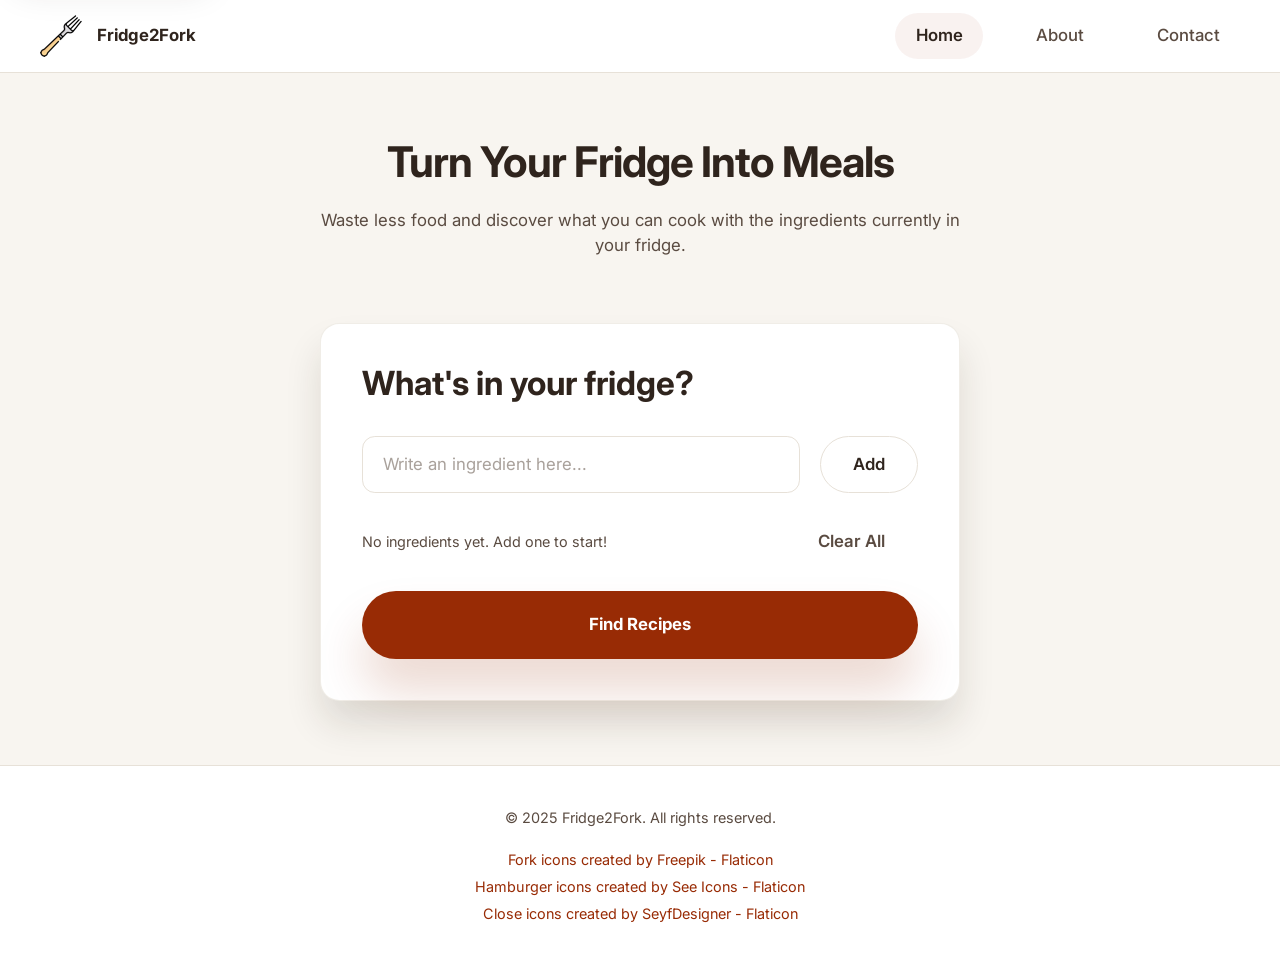
<file: index.html>
<!DOCTYPE html>
<html lang="en">
  <head>
    <meta charset="UTF-8" />
    <meta name="viewport" content="width=device-width, initial-scale=1.0" />
    <meta
      name="description"
      content="Discover recipes based on the ingredients in your fridge with Fridge2Fork and reduce your household food waste."
    />
    <title>Fridge2Fork - Turn Ingredients into Recipes</title>

    <link rel="preconnect" href="https://fonts.googleapis.com" />
    <link rel="preconnect" href="https://fonts.gstatic.com" crossorigin />
    <link
      href="https://fonts.googleapis.com/css2?family=Inter:wght@400;500;600;700&family=Open+Sans:wght@400;600;700&display=swap"
      rel="stylesheet"
    />

    <link rel="stylesheet" href="assets/css/modern_reset.css" />
    <link rel="stylesheet" href="assets/css/global.css" />
  </head>

  <body id="home-page">
    <a class="skip-link" href="#main-content">Skip to main content</a>
    <header class="site-header">
      <div class="site-header-container">
        <a class="site-header-logo" href="index.html">
          <picture>
            <source
              srcset="assets/images/fork-42.png"
              media="(min-width: 768px)"
            />
            <img src="assets/images/fork-74.png" alt="Fridge2Fork logo" />
          </picture>
          <span>Fridge2Fork</span>
        </a>

        <nav id="site-header-nav" class="site-header-nav">
          <button
            id="nav-toggle"
            class="nav-toggle"
            type="button"
            aria-label="Toggle menu"
            aria-expanded="false"
            aria-controls="site-nav-list"
          >
            <img src="assets/images/menu.png" alt="" aria-hidden="true" />
          </button>
          <ul id="site-nav-list">
            <li>
              <span class="nav-link active" aria-current="page">Home</span>
            </li>
            <li><a href="pages/about.html" class="nav-link">About</a></li>
            <li><a href="pages/contact.html" class="nav-link">Contact</a></li>
          </ul>
        </nav>
      </div>
    </header>

    <main id="main-content" class="container">
      <section class="page-hero" aria-labelledby="page-hero-title">
        <h1 id="page-hero-title">Turn Your Fridge Into Meals</h1>
        <p>
          Waste less food and discover what you can cook with the ingredients
          currently in your fridge.
        </p>
      </section>

      <section class="fridge-section">
        <div class="card">
          <h2>What's in your fridge?</h2>

          <form id="ingredient-form" class="ingredient-form">
            <div class="input-row">
              <label for="ingredient-input" class="sr-only"
                >Ingrediensnamn</label
              >
            <input
              type="text"
              id="ingredient-input"
              name="ingredients"
              placeholder="Write an ingredient here..."
              autocomplete="off"
            />
              <button
                type="button"
                id="add-ingredient-btn"
                class="btn btn--secondary add-ingredient-btn"
              >
                Add
              </button>
            </div>

            <div class="ingredient-list">
              <div id="ingredient-tags" class="ingredient-tags"></div>
              <button
                type="button"
                id="clear-ingredients-btn"
                class="btn btn--clear"
              >
                Clear All
              </button>
            </div>

            <button type="submit" class="btn btn--primary find-recipes-btn">
              Find Recipes
            </button>
          </form>
        </div>
      </section>
    </main>

    <footer class="site-footer">
      <div class="footer-copyright">
        <p>&copy; 2025 Fridge2Fork. All rights reserved.</p>
      </div>
      <div class="footer-attributions">
        <p>
          <a href="https://www.flaticon.com/free-icons/fork" title="fork icons">
            Fork icons created by Freepik - Flaticon
          </a>
        </p>
        <p>
          <a
            href="https://www.flaticon.com/free-icons/hamburger"
            title="hamburger icons"
            >Hamburger icons created by See Icons - Flaticon</a
          >
        </p>
        <p>
          <a
            href="https://www.flaticon.com/free-icons/close"
            title="close icons"
            >Close icons created by SeyfDesigner - Flaticon</a
          >
        </p>
      </div>
    </footer>

    <script type="module" src="assets/js/main.js"></script>
  </body>
</html>
</file>
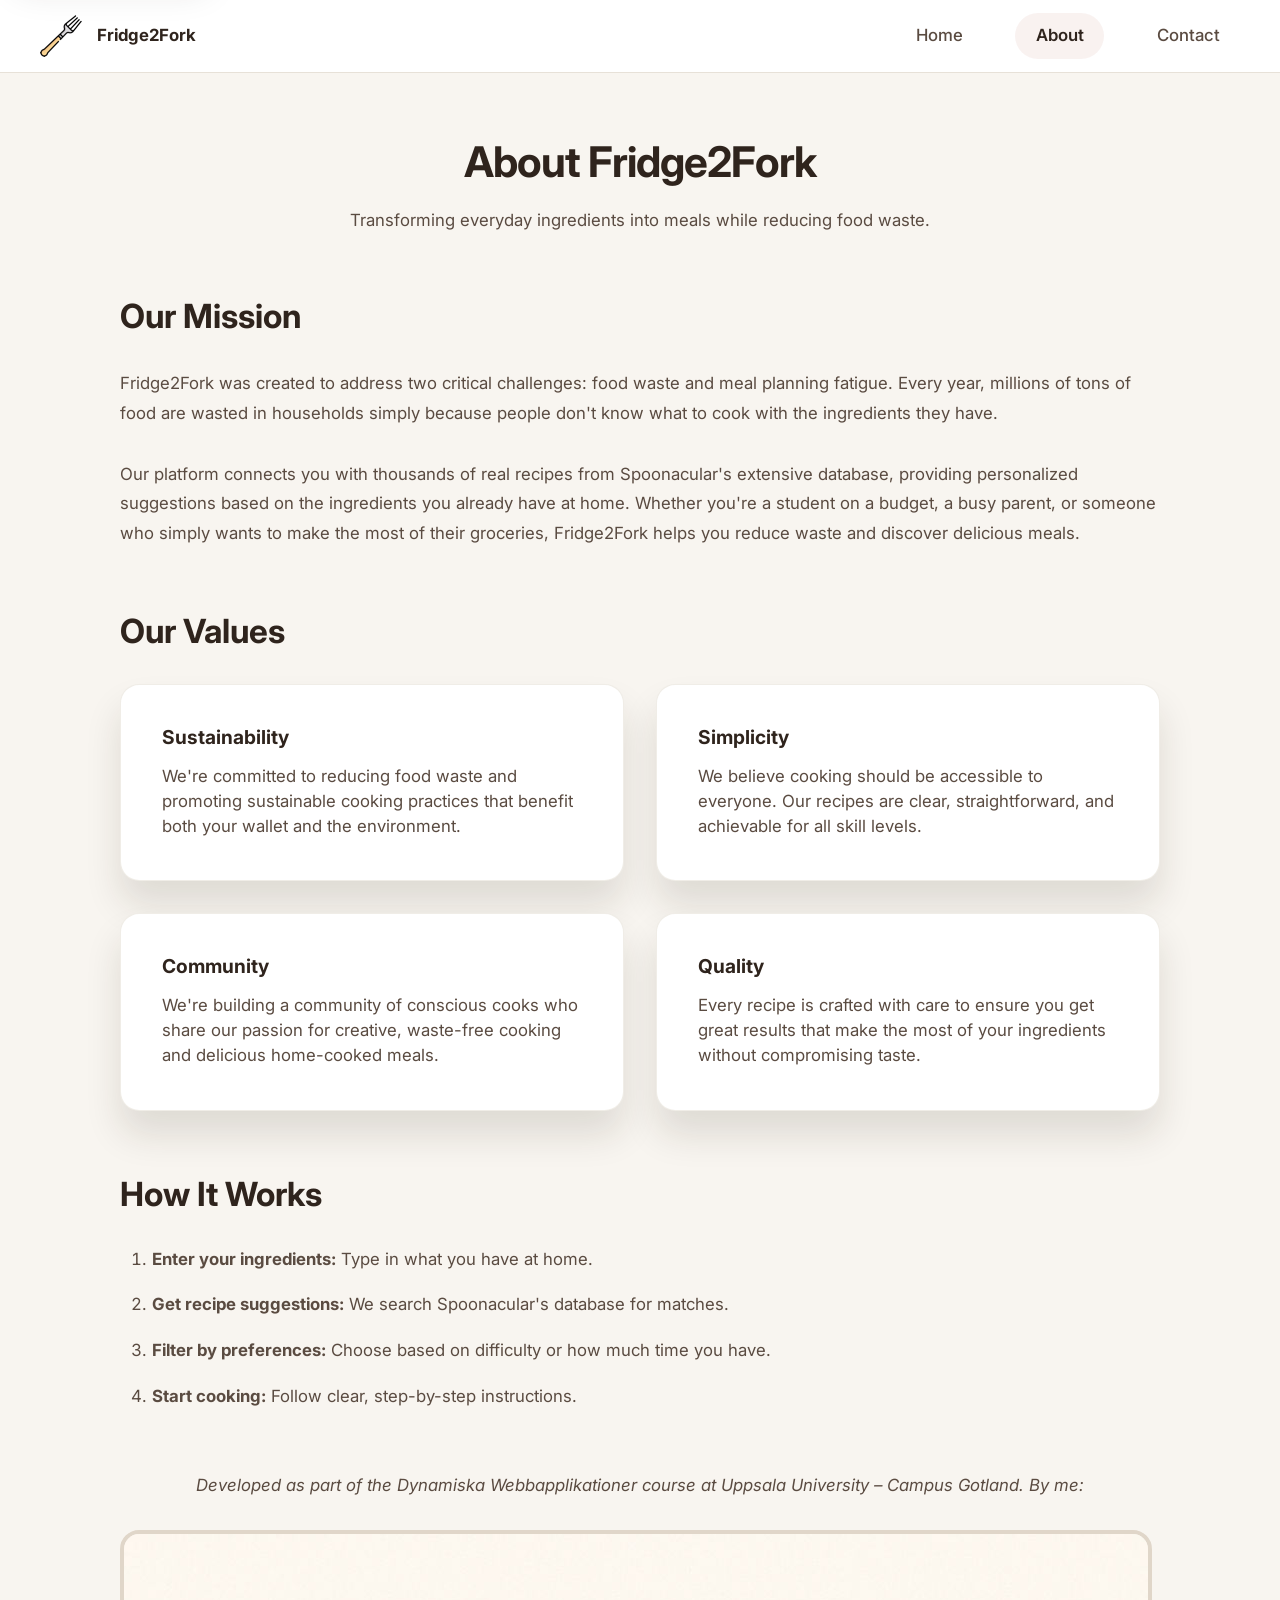
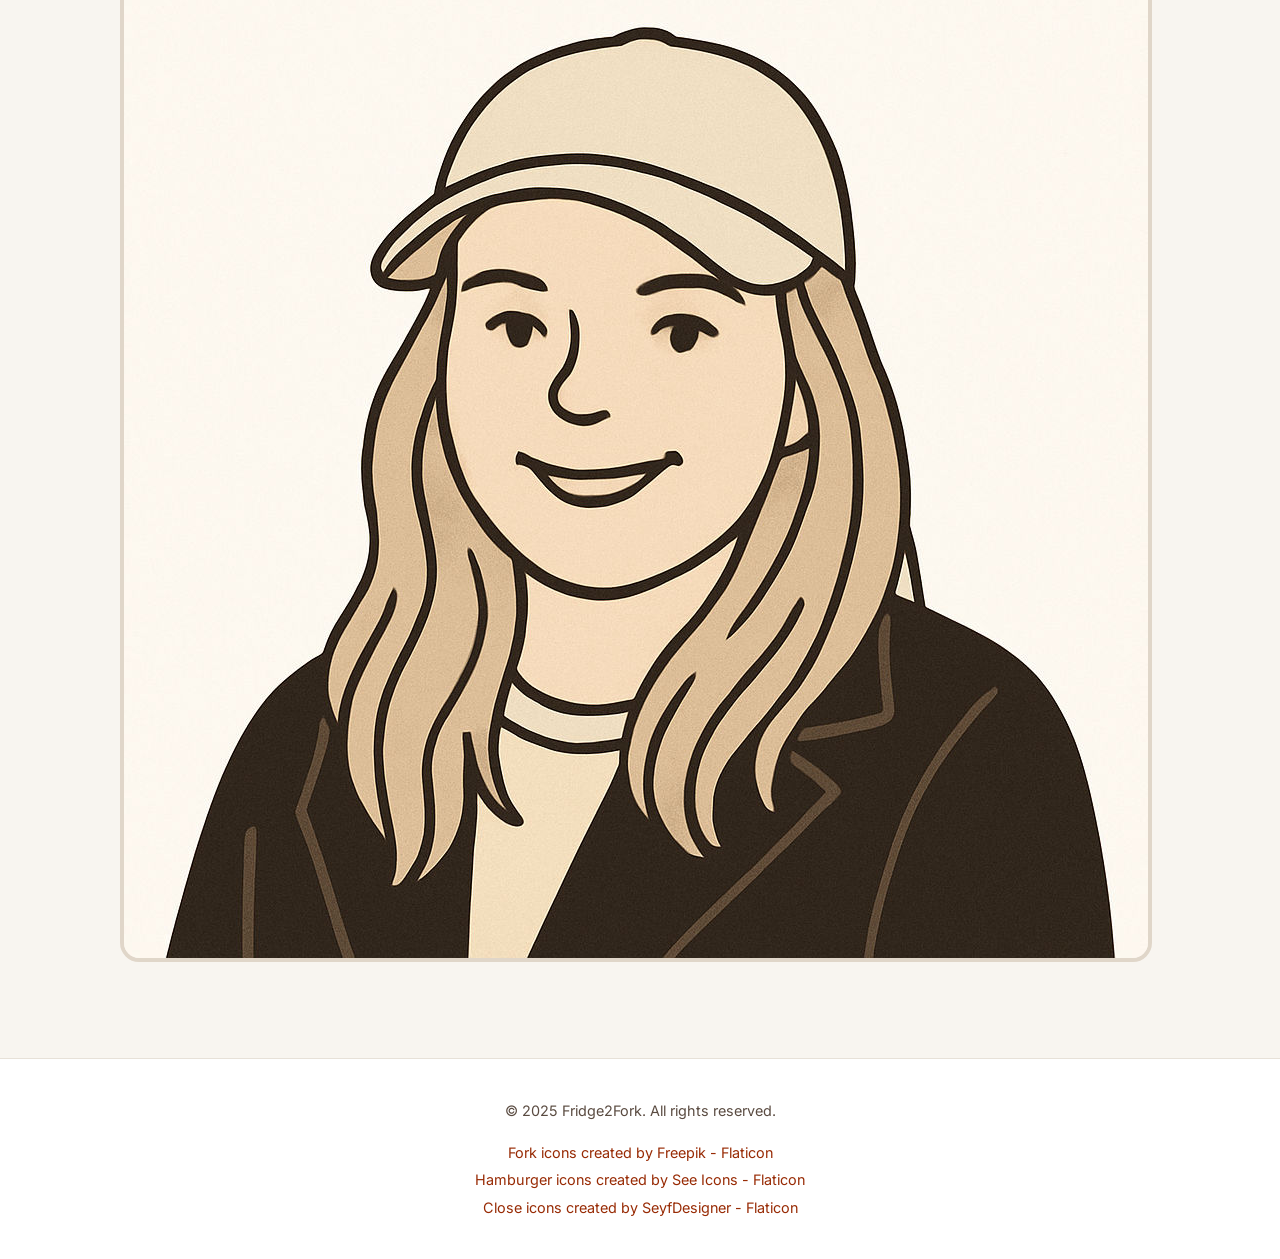
<file: pages/about.html>
<!DOCTYPE html>
<html lang="en">
  <head>
    <meta charset="UTF-8" />
    <meta name="viewport" content="width=device-width, initial-scale=1.0" />
    <meta
      name="description"
      content="Learn how Fridge2Fork helps reduce food waste with ingredient-based recipes and explore our mission, values, and process."
    />
    <title>Fridge2Fork - About</title>

    <link rel="preconnect" href="https://fonts.googleapis.com" />
    <link rel="preconnect" href="https://fonts.gstatic.com" crossorigin />
    <link
      href="https://fonts.googleapis.com/css2?family=Inter:wght@400;500;600;700&family=Open+Sans:wght@400;600;700&display=swap"
      rel="stylesheet"
    />

    <link rel="stylesheet" href="../assets/css/modern_reset.css" />
    <link rel="stylesheet" href="../assets/css/global.css" />
  </head>

  <body id="about-page">
    <a class="skip-link" href="#main-content">Skip to main content</a>
    <header class="site-header">
      <div class="site-header-container">
        <a class="site-header-logo" href="../index.html">
          <picture>
            <source
              srcset="../assets/images/fork-42.png"
              media="(min-width: 768px)"
            />
            <img src="../assets/images/fork-74.png" alt="Fridge2Fork logo" />
          </picture>
          <span>Fridge2Fork</span>
        </a>

        <nav id="site-header-nav" class="site-header-nav">
          <button
            id="nav-toggle"
            class="nav-toggle"
            type="button"
            aria-label="Toggle menu"
            aria-expanded="false"
            aria-controls="site-nav-list"
          >
            <img src="../assets/images/menu.png" alt="" aria-hidden="true" />
          </button>
          <ul id="site-nav-list">
            <li><a href="../index.html" class="nav-link">Home</a></li>
            <li>
              <span class="nav-link active" aria-current="page">About</span>
            </li>
            <li><a href="contact.html" class="nav-link">Contact</a></li>
          </ul>
        </nav>
      </div>
    </header>

    <main id="main-content" class="container">
      <section class="page-hero" aria-labelledby="page-hero-title">
        <h1 id="page-hero-title">About Fridge2Fork</h1>
        <p>
          Transforming everyday ingredients into meals while reducing food
          waste.
        </p>
      </section>

      <section class="mission-section">
        <h2>Our Mission</h2>
        <p>
          Fridge2Fork was created to address two critical challenges: food waste
          and meal planning fatigue. Every year, millions of tons of food are
          wasted in households simply because people don't know what to cook
          with the ingredients they have.
        </p>
        <p>
          Our platform connects you with thousands of real recipes from
          Spoonacular's extensive database, providing personalized suggestions
          based on the ingredients you already have at home. Whether you're a
          student on a budget, a busy parent, or someone who simply wants to
          make the most of their groceries, Fridge2Fork helps you reduce waste
          and discover delicious meals.
        </p>
      </section>

      <section class="values-section">
        <h2>Our Values</h2>
        <div class="values-grid">
          <article class="card">
            <h3>Sustainability</h3>
            <p>
              We're committed to reducing food waste and promoting sustainable
              cooking practices that benefit both your wallet and the
              environment.
            </p>
          </article>

          <article class="card">
            <h3>Simplicity</h3>
            <p>
              We believe cooking should be accessible to everyone. Our recipes
              are clear, straightforward, and achievable for all skill levels.
            </p>
          </article>

          <article class="card">
            <h3>Community</h3>
            <p>
              We're building a community of conscious cooks who share our
              passion for creative, waste-free cooking and delicious home-cooked
              meals.
            </p>
          </article>

          <article class="card">
            <h3>Quality</h3>
            <p>
              Every recipe is crafted with care to ensure you get great results
              that make the most of your ingredients without compromising taste.
            </p>
          </article>
        </div>
      </section>

      <section class="how-it-works-section">
        <h2>How It Works</h2>
        <ol class="steps-list">
          <li>
            <strong>Enter your ingredients:</strong> Type in what you have at
            home.
          </li>
          <li>
            <strong>Get recipe suggestions:</strong> We search Spoonacular's
            database for matches.
          </li>
          <li>
            <strong>Filter by preferences:</strong> Choose based on difficulty
            or how much time you have.
          </li>
          <li>
            <strong>Start cooking:</strong> Follow clear, step-by-step
            instructions.
          </li>
        </ol>
      </section>

      <aside>
        <p class="project-note">
          Developed as part of the Dynamiska Webbapplikationer course at Uppsala
          University – Campus Gotland. By me:
        </p>
        <picture class="project-photo">
          <source
            srcset="../assets/images/me-1024.jpg"
            media="(min-width: 1024px)"
          />
          <source
            srcset="../assets/images/me-768.jpg"
            media="(min-width: 768px)"
          />
          <img
            src="../assets/images/me-320.jpg"
            alt="The designer of Fridge2Fork, Linnea Egner"
            loading="lazy"
          />
        </picture>
      </aside>
    </main>

    <footer class="site-footer">
      <div class="footer-copyright">
        <p>&copy; 2025 Fridge2Fork. All rights reserved.</p>
      </div>
      <div class="footer-attributions">
        <p>
          <a href="https://www.flaticon.com/free-icons/fork" title="fork icons">
            Fork icons created by Freepik - Flaticon
          </a>
        </p>
        <p>
          <a
            href="https://www.flaticon.com/free-icons/hamburger"
            title="hamburger icons"
          >
            Hamburger icons created by See Icons - Flaticon
          </a>
        </p>
        <p>
          <a
            href="https://www.flaticon.com/free-icons/close"
            title="close icons"
            >Close icons created by SeyfDesigner - Flaticon</a
          >
        </p>
      </div>
    </footer>

    <script type="module" src="../assets/js/main.js"></script>
  </body>
</html>
</file>
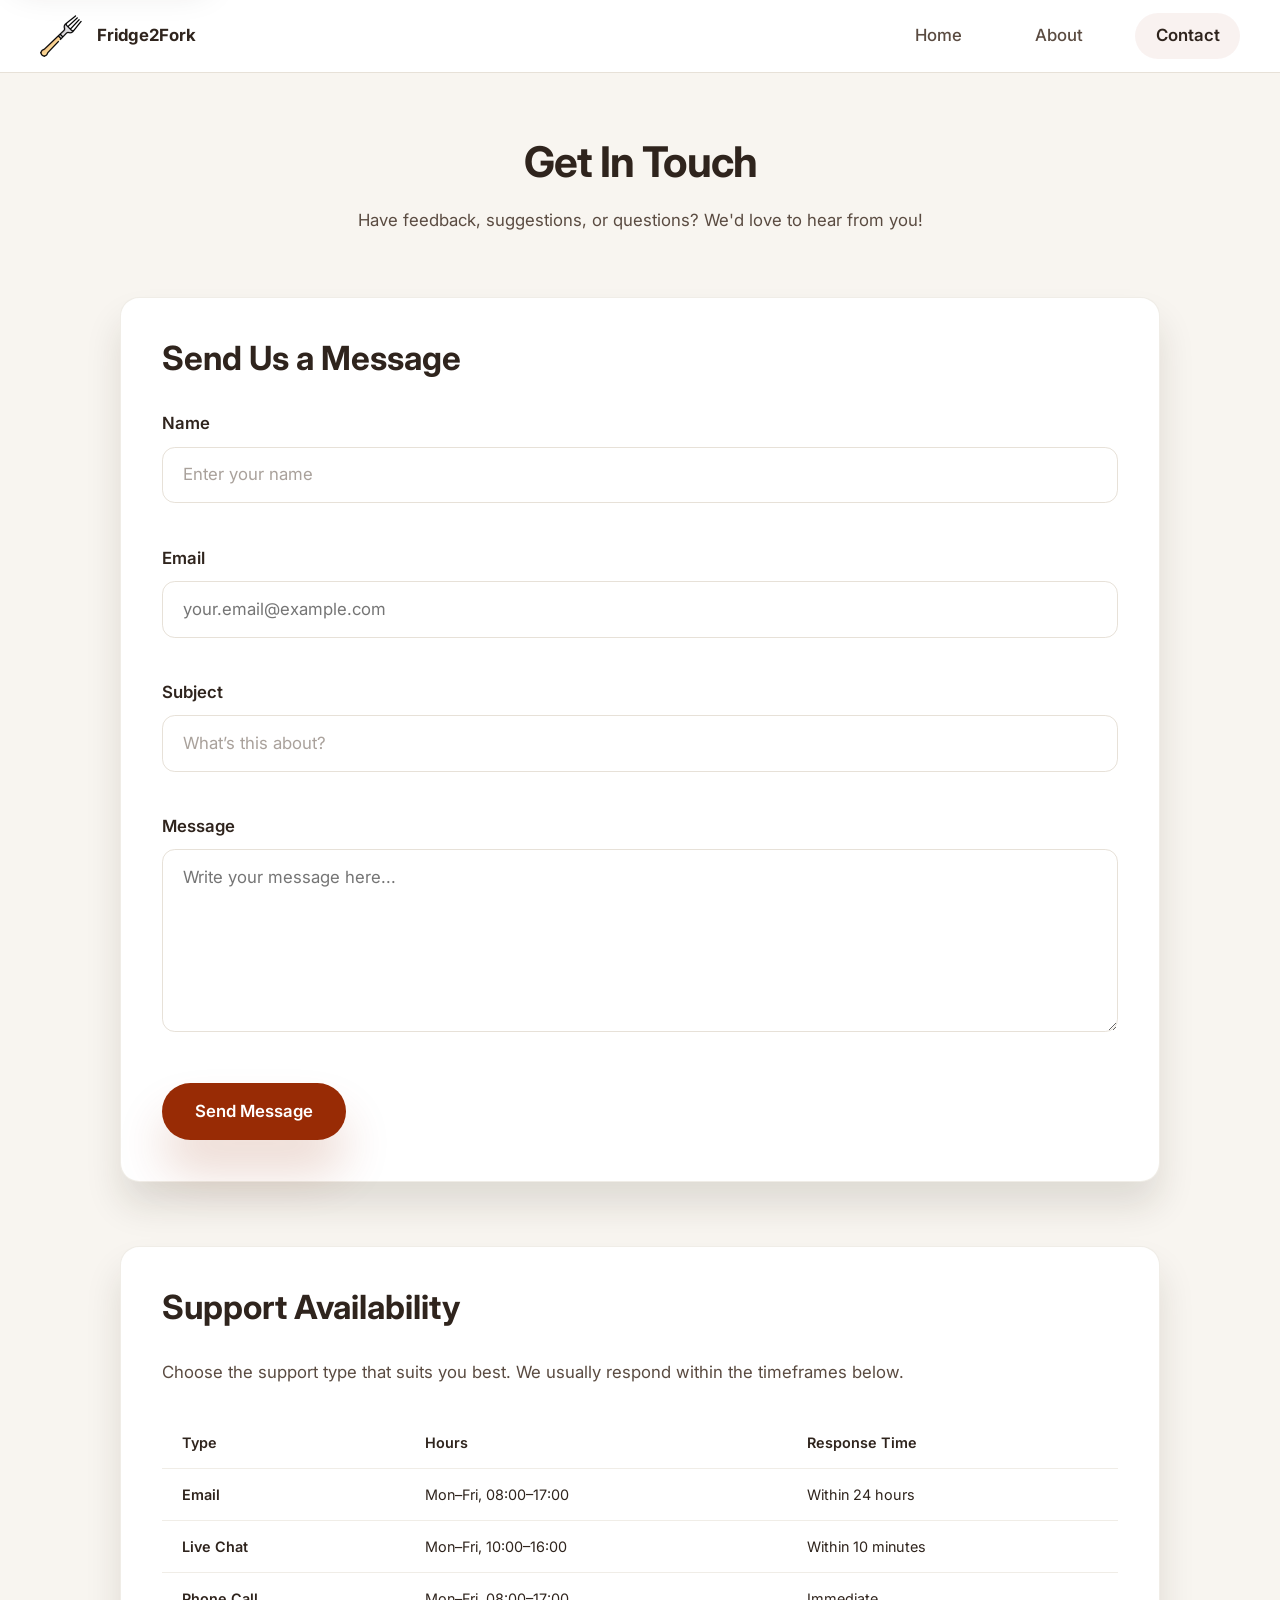
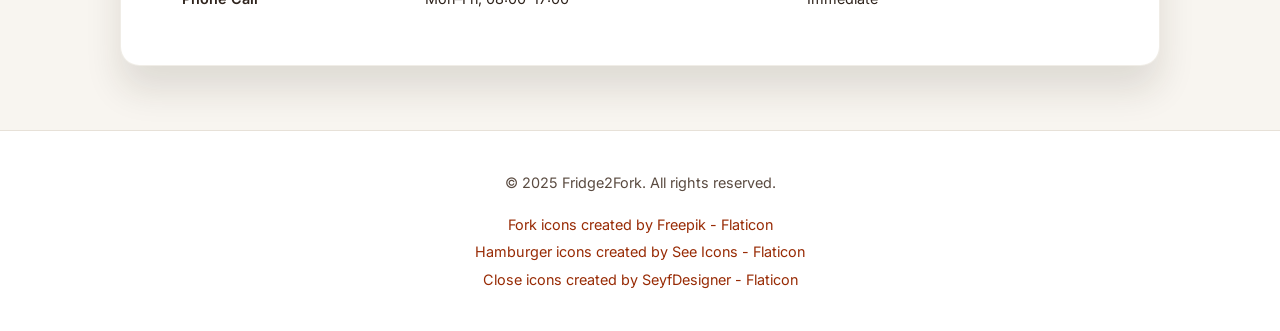
<file: pages/contact.html>
<!DOCTYPE html>
<html lang="en">
  <head>
    <meta charset="UTF-8" />
    <meta name="viewport" content="width=device-width, initial-scale=1.0" />
    <meta
      name="description"
      content="Reach the Fridge2Fork team for feedback or support by using our contact form and availability times during the week."
    />
    <title>Fridge2Fork - Contact</title>

    <link rel="preconnect" href="https://fonts.googleapis.com" />
    <link rel="preconnect" href="https://fonts.gstatic.com" crossorigin />
    <link
      href="https://fonts.googleapis.com/css2?family=Inter:wght@400;500;600;700&family=Open+Sans:wght@400;600;700&display=swap"
      rel="stylesheet"
    />

    <link rel="stylesheet" href="../assets/css/modern_reset.css" />
    <link rel="stylesheet" href="../assets/css/global.css" />
  </head>

  <body id="contact-page">
    <a class="skip-link" href="#main-content">Skip to main content</a>
    <header class="site-header">
      <div class="site-header-container">
        <a class="site-header-logo" href="../index.html">
          <picture>
            <source
              srcset="../assets/images/fork-42.png"
              media="(min-width: 768px)"
            />
            <img src="../assets/images/fork-74.png" alt="Fridge2Fork logo" />
          </picture>
          <span>Fridge2Fork</span>
        </a>

        <nav id="site-header-nav" class="site-header-nav">
          <button
            id="nav-toggle"
            class="nav-toggle"
            type="button"
            aria-label="Toggle menu"
            aria-expanded="false"
            aria-controls="site-nav-list"
          >
            <img src="../assets/images/menu.png" alt="" aria-hidden="true" />
          </button>
          <ul id="site-nav-list">
            <li><a href="../index.html" class="nav-link">Home</a></li>
            <li><a href="about.html" class="nav-link">About</a></li>
            <li>
              <span class="nav-link active" aria-current="page">Contact</span>
            </li>
          </ul>
        </nav>
      </div>
    </header>

    <main id="main-content" class="container">
      <section class="page-hero" aria-labelledby="page-hero-title">
        <h1 id="page-hero-title">Get In Touch</h1>
        <p>
          Have feedback, suggestions, or questions? We'd love to hear from you!
        </p>
      </section>

      <section class="contact-section">
        <div class="card">
          <h2>Send Us a Message</h2>

          <form class="contact-form" id="contact-form">
            <label for="name">Name</label>
            <input
              type="text"
              id="name"
              name="name"
              placeholder="Enter your name"
              autocomplete="name"
              required
            />

            <label for="email">Email</label>
            <input
              type="email"
              id="email"
              name="email"
              placeholder="your.email@example.com"
              autocomplete="email"
              required
            />

            <label for="subject">Subject</label>
            <input
              type="text"
              id="subject"
              name="subject"
              placeholder="What’s this about?"
              autocomplete="off"
              required
            />

            <label for="message">Message</label>
            <textarea
              id="message"
              name="message"
              rows="6"
              placeholder="Write your message here..."
              autocomplete="off"
              required
            ></textarea>

            <button type="submit" class="btn btn--primary">Send Message</button>
          </form>
        </div>
      </section>

      <section class="contact-table-section">
        <div class="card">
          <h2>Support Availability</h2>
          <p>
            Choose the support type that suits you best. We usually respond
            within the timeframes below.
          </p>

          <div class="table-responsive">
            <table class="availability-table">
              <caption class="sr-only">
                Support availability schedule
              </caption>
              <thead>
                <tr>
                  <th>Type</th>
                  <th>Hours</th>
                  <th>Response Time</th>
                </tr>
              </thead>

              <tbody>
                <tr>
                  <th scope="row">Email</th>
                  <td data-label="Hours">Mon–Fri, 08:00–17:00</td>
                  <td data-label="Response Time">Within 24 hours</td>
                </tr>
                <tr>
                  <th scope="row">Live Chat</th>
                  <td data-label="Hours">Mon–Fri, 10:00–16:00</td>
                  <td data-label="Response Time">Within 10 minutes</td>
                </tr>
                <tr>
                  <th scope="row">Phone Call</th>
                  <td data-label="Hours">Mon–Fri, 08:00–17:00</td>
                  <td data-label="Response Time">Immediate</td>
                </tr>
              </tbody>
            </table>
          </div>
        </div>
      </section>
    </main>

    <footer class="site-footer">
      <div class="footer-copyright">
        <p>&copy; 2025 Fridge2Fork. All rights reserved.</p>
      </div>
      <div class="footer-attributions">
        <p>
          <a href="https://www.flaticon.com/free-icons/fork" title="fork icons">
            Fork icons created by Freepik - Flaticon
          </a>
        </p>
        <p>
          <a
            href="https://www.flaticon.com/free-icons/hamburger"
            title="hamburger icons"
            >Hamburger icons created by See Icons - Flaticon</a
          >
        </p>
        <p>
          <a
            href="https://www.flaticon.com/free-icons/close"
            title="close icons"
            >Close icons created by SeyfDesigner - Flaticon</a
          >
        </p>
      </div>
    </footer>

    <script type="module" src="../assets/js/main.js"></script>
  </body>
</html>
</file>
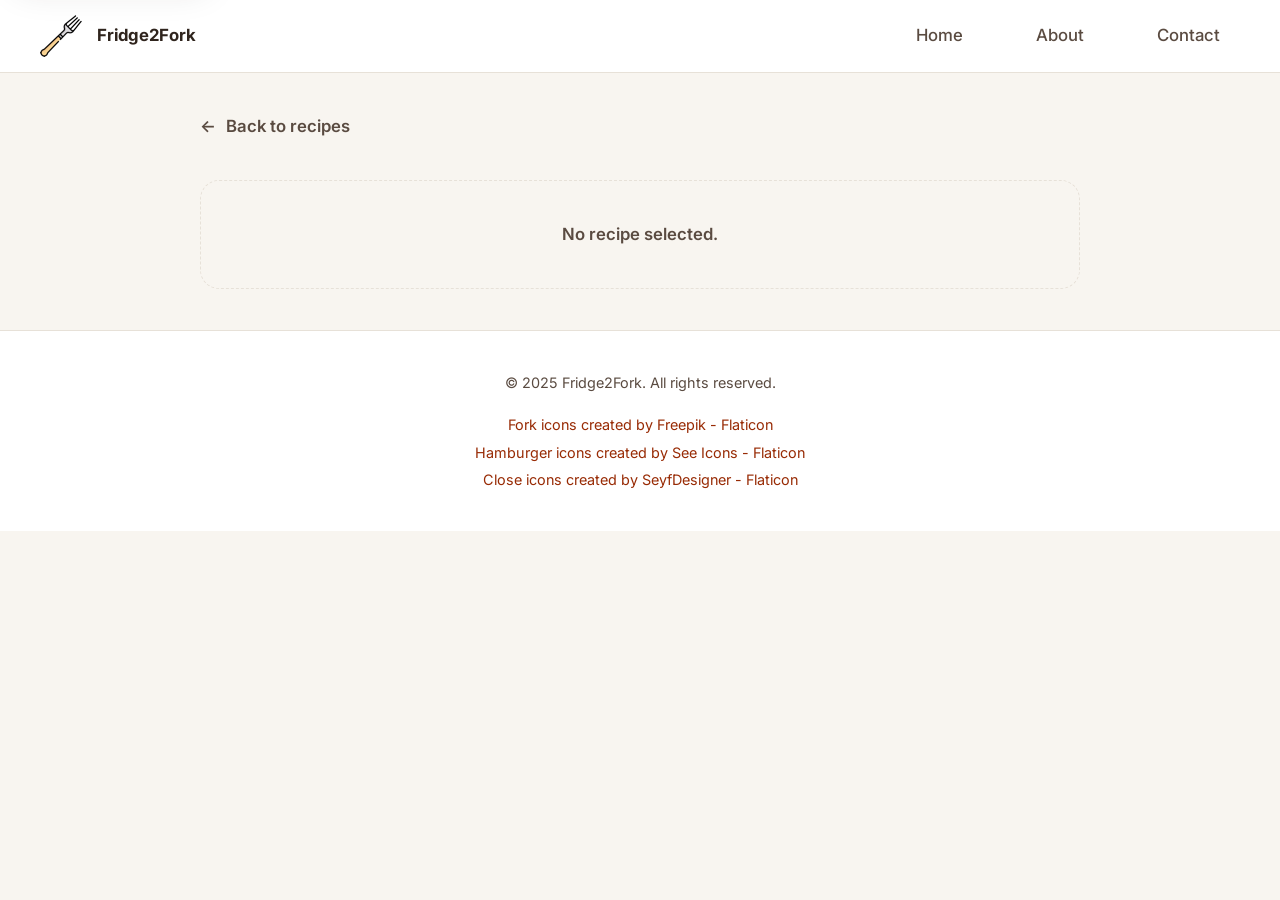
<file: pages/recipe-details.html>
<!DOCTYPE html>
<html lang="en">
  <head>
    <meta charset="UTF-8" />
    <meta name="viewport" content="width=device-width, initial-scale=1.0" />
    <meta
      name="description"
      content="View ingredients, instructions, and cooking information for your selected Fridge2Fork recipe and visit the original source."
    />
    <title>Fridge2Fork - Recipe Details</title>

    <link rel="preconnect" href="https://fonts.googleapis.com" />
    <link rel="preconnect" href="https://fonts.gstatic.com" crossorigin />
    <link
      href="https://fonts.googleapis.com/css2?family=Inter:wght@400;500;600;700&family=Open+Sans:wght@400;600;700&display=swap"
      rel="stylesheet"
    />

    <link rel="stylesheet" href="../assets/css/modern_reset.css" />
    <link rel="stylesheet" href="../assets/css/global.css" />
  </head>

  <body id="recipe-details-page">
    <a class="skip-link" href="#main-content">Skip to main content</a>
    <header class="site-header">
      <div class="site-header-container">
        <a class="site-header-logo" href="../index.html">
          <picture>
            <source
              srcset="../assets/images/fork-42.png"
              media="(min-width: 768px)"
            />
            <img src="../assets/images/fork-74.png" alt="Fridge2Fork logo" />
          </picture>
          <span>Fridge2Fork</span>
        </a>

        <nav id="site-header-nav" class="site-header-nav">
          <button
            id="nav-toggle"
            class="nav-toggle"
            type="button"
            aria-label="Toggle menu"
            aria-expanded="false"
            aria-controls="site-nav-list"
          >
            <img src="../assets/images/menu.png" alt="" aria-hidden="true" />
          </button>
          <ul id="site-nav-list">
            <li><a href="../index.html" class="nav-link">Home</a></li>
            <li><a href="about.html" class="nav-link">About</a></li>
            <li><a href="contact.html" class="nav-link">Contact</a></li>
          </ul>
        </nav>
      </div>
    </header>

    <main id="main-content" class="container">
      <a href="recipes.html" class="back-link">Back to recipes</a>

      <div id="recipe-details-widget" class="recipe-details-widget">
        <!-- Här är en till widget som ni kan kolla på. Den genereras i recipe-details.js. Vet inte om dedt var meningen attt detta "måste" genereras via javascript också men nu gjorde jag så för att jag var osäker. Annars hade jag gjort en enklare lösning med färdiga html-element. -->

      </div>
    </main>

    <footer class="site-footer">
      <div class="footer-copyright">
        <p>&copy; 2025 Fridge2Fork. All rights reserved.</p>
      </div>
      <div class="footer-attributions">
        <p>
          <a href="https://www.flaticon.com/free-icons/fork" title="fork icons">
            Fork icons created by Freepik - Flaticon
          </a>
        </p>
        <p>
          <a
            href="https://www.flaticon.com/free-icons/hamburger"
            title="hamburger icons"
            >Hamburger icons created by See Icons - Flaticon</a
          >
        </p>
        <p>
          <a
            href="https://www.flaticon.com/free-icons/close"
            title="close icons"
            >Close icons created by SeyfDesigner - Flaticon</a
          >
        </p>
      </div>
    </footer>

    <script type="module" src="../assets/js/main.js"></script>
  </body>
</html>
</file>
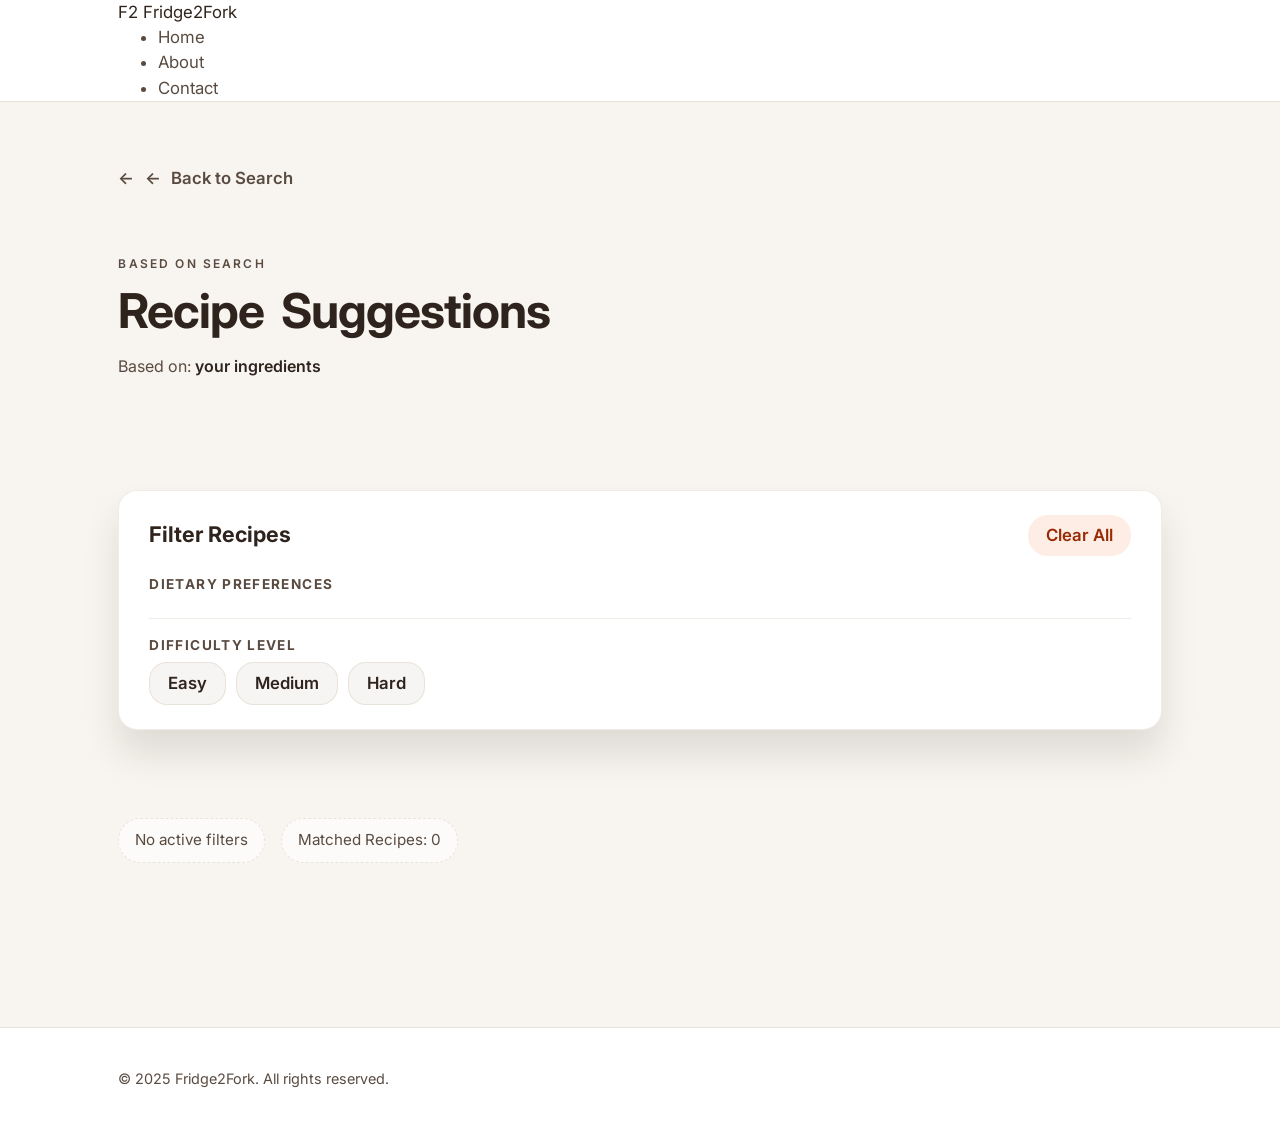
<file: pages/recipe-matches.html>
<!DOCTYPE html>
<html lang="en">
  <head>
    <meta charset="UTF-8">
    <meta name="viewport" content="width=device-width, initial-scale=1.0">
    <title>Fridge2Fork - Recipe Matches</title>
    <link rel="preconnect" href="https://fonts.googleapis.com">
    <link rel="preconnect" href="https://fonts.gstatic.com" crossorigin>
    <link
      href="https://fonts.googleapis.com/css2?family=Inter:wght@400;500;600;700&display=swap"
      rel="stylesheet">
    <link rel="stylesheet" href="../css/modern_reset.css">
    <link rel="stylesheet" href="../css/global.css">
    <link rel="stylesheet" href="../css/recipe-matches.css">
  </head>
  <body class="recipe-matches-page">
    <header class="site-header">
      <div class="site-header__inner container">
        <a class="brand" href="../index.html">
          <span class="brand__icon">F2</span>
          <span class="brand__name">Fridge2Fork</span>
        </a>
        <nav class="site-nav" aria-label="Primary">
          <ul class="site-nav__list">
            <li><a href="../index.html">Home</a></li>
            <li><a href="about.html">About</a></li>
            <li><a href="contact.html">Contact</a></li>
          </ul>
        </nav>
      </div>
    </header>

    <main class="container main-content">
      <a class="back-link" href="../index.html">
        <span aria-hidden="true">&larr;</span>
        Back to Search
      </a>

      <section class="hero">
        <p class="hero__eyebrow">Based on search</p>
        <h1 class="hero__title">
          Recipe <span class="highlight highlight--accent">Suggestions</span>
        </h1>
        <p class="hero__subtitle">
          Based on:
          <span id="selected-ingredients" class="hero__ingredients"
            >your ingredients</span
          >
        </p>
      </section>

      <section class="filter-board card">
        <div class="filter-board__head">
          <h2 class="filter-board__title">Filter Recipes</h2>
          <button id="clear-filters" class="filter-clear" type="button">
            Clear All
          </button>
        </div>
        <div class="filter-board__content">
          <div class="filter-group">
            <h3 class="filter-group__title">Dietary Preferences</h3>
            <div id="dietary-options" class="filter-chip-row"></div>
          </div>
          <div class="filter-divider" role="presentation"></div>
          <div class="filter-group">
            <h3 class="filter-group__title">Difficulty Level</h3>
            <div class="filter-chip-row">
              <button
                type="button"
                data-difficulty="easy"
                class="filter-chip difficulty-chip"
              >
                Easy
              </button>
              <button
                type="button"
                data-difficulty="medium"
                class="filter-chip difficulty-chip"
              >
                Medium
              </button>
              <button
                type="button"
                data-difficulty="hard"
                class="filter-chip difficulty-chip"
              >
                Hard
              </button>
            </div>
          </div>
        </div>
      </section>

      <section id="filter-info" class="filter-summary">
        <p id="active-filters" class="filter-summary__item">
          No active filters
        </p>
        <p id="matched-recipes" class="filter-summary__item">
          Matched Recipes: 0
        </p>
      </section>

      <section id="recipe-grid" class="recipe-grid"></section>
    </main>

    <footer class="site-footer">
      <div class="container">
        <p>&copy; 2025 Fridge2Fork. All rights reserved.</p>
      </div>
    </footer>
    <script src="../js/recipes.js" type="module"></script>
  </body>
</html>
</file>
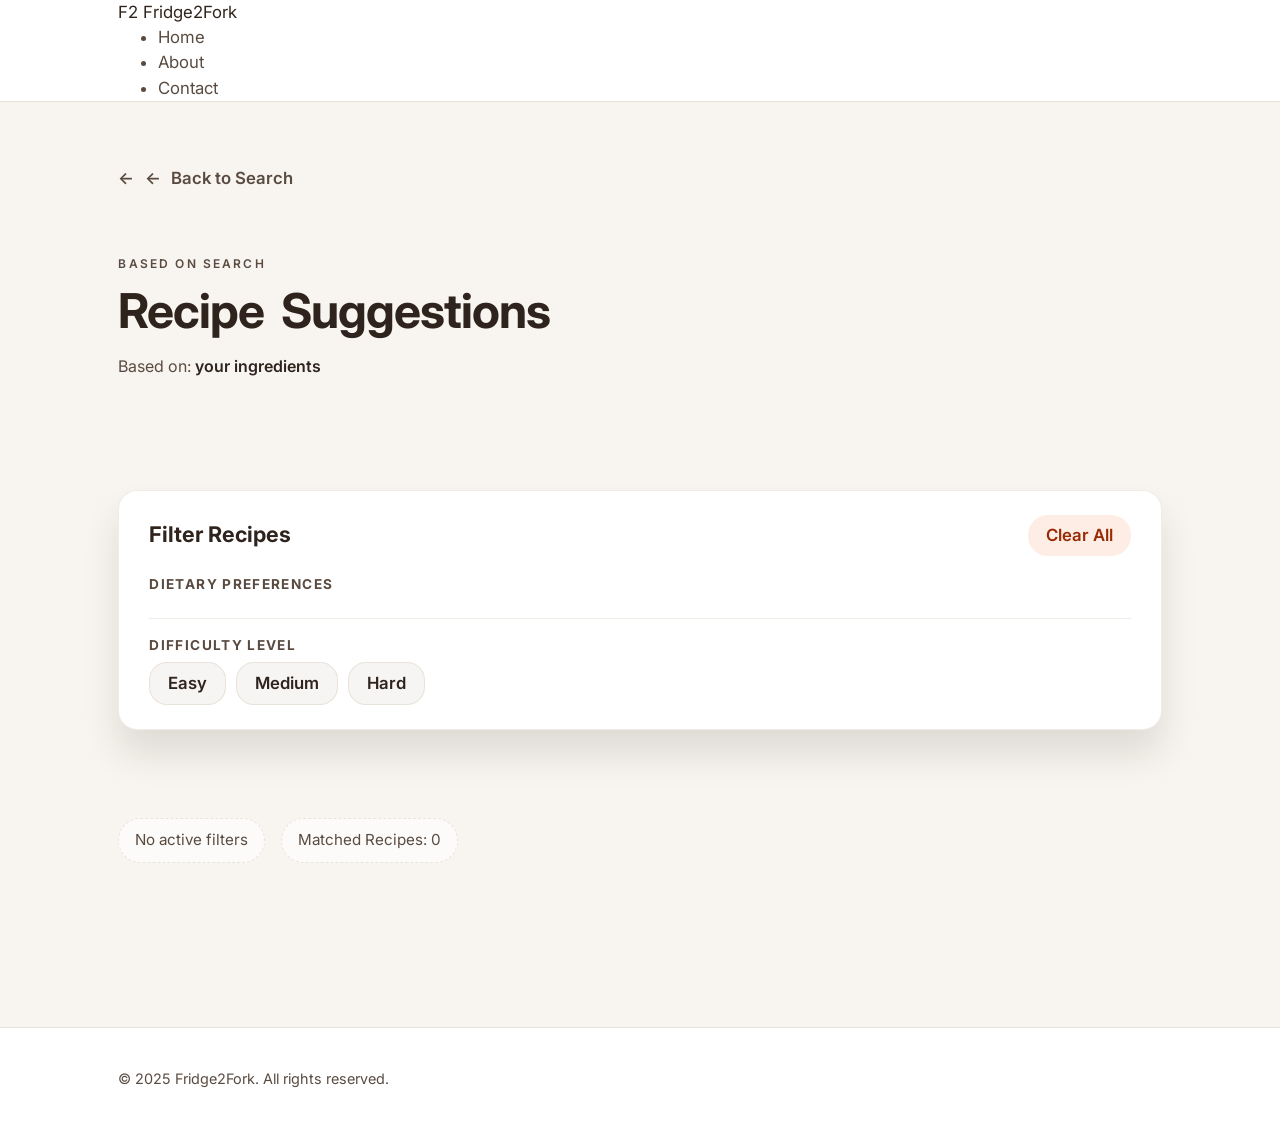
<file: pages/recipe-results.html>
<!DOCTYPE html>
<html lang="en">
  <head>
    <meta charset="UTF-8">
    <meta name="viewport" content="width=device-width, initial-scale=1.0">
    <title>Fridge2Fork - Recipe Results</title>
    <link rel="preconnect" href="https://fonts.googleapis.com">
    <link rel="preconnect" href="https://fonts.gstatic.com" crossorigin>
    <link
      href="https://fonts.googleapis.com/css2?family=Inter:wght@400;500;600;700&display=swap"
      rel="stylesheet">
    <link rel="stylesheet" href="../css/modern_reset.css">
    <link rel="stylesheet" href="../css/global.css">
    <link rel="stylesheet" href="../css/recipe-results.css">
  </head>
  <body class="recipe-results-page">
    <header class="site-header">
      <div class="site-header__inner container">
        <a class="brand" href="../index.html">
          <span class="brand__icon">F2</span>
          <span class="brand__name">Fridge2Fork</span>
        </a>
        <nav class="site-nav" aria-label="Primary">
          <ul class="site-nav__list">
            <li><a href="../index.html">Home</a></li>
            <li><a href="about.html">About</a></li>
            <li><a href="contact.html">Contact</a></li>
          </ul>
        </nav>
      </div>
    </header>

    <main class="container main-content">
      <a class="back-link" href="../index.html">
        <span aria-hidden="true">&larr;</span>
        Back to Search
      </a>

      <section class="hero">
        <p class="hero__eyebrow">Based on search</p>
        <h1 class="hero__title">
          Recipe <span class="highlight highlight--accent">Suggestions</span>
        </h1>
        <p class="hero__subtitle">
          Based on:
          <span id="selected-ingredients" class="hero__ingredients"
            >your ingredients</span
          >
        </p>
      </section>

      <section class="filter-board card">
        <div class="filter-board__head">
          <h2 class="filter-board__title">Filter Recipes</h2>
          <button id="clear-filters" class="filter-clear" type="button">
            Clear All
          </button>
        </div>
        <div class="filter-board__content">
          <div class="filter-group">
            <h3 class="filter-group__title">Dietary Preferences</h3>
            <div id="dietary-options" class="filter-chip-row"></div>
          </div>
          <div class="filter-divider" role="presentation"></div>
          <div class="filter-group">
            <h3 class="filter-group__title">Difficulty Level</h3>
            <div class="filter-chip-row">
              <button
                type="button"
                data-difficulty="easy"
                class="filter-chip difficulty-chip"
              >
                Easy
              </button>
              <button
                type="button"
                data-difficulty="medium"
                class="filter-chip difficulty-chip"
              >
                Medium
              </button>
              <button
                type="button"
                data-difficulty="hard"
                class="filter-chip difficulty-chip"
              >
                Hard
              </button>
            </div>
          </div>
        </div>
      </section>

      <section id="filter-info" class="filter-summary">
        <p id="active-filters" class="filter-summary__item">
          No active filters
        </p>
        <p id="matched-recipes" class="filter-summary__item">
          Matched Recipes: 0
        </p>
      </section>

      <section id="recipe-grid" class="recipe-grid"></section>
    </main>

    <footer class="site-footer">
      <div class="container">
        <p>&copy; 2025 Fridge2Fork. All rights reserved.</p>
      </div>
    </footer>
    <script src="../js/recipes.js" type="module"></script>
  </body>
</html>
</file>
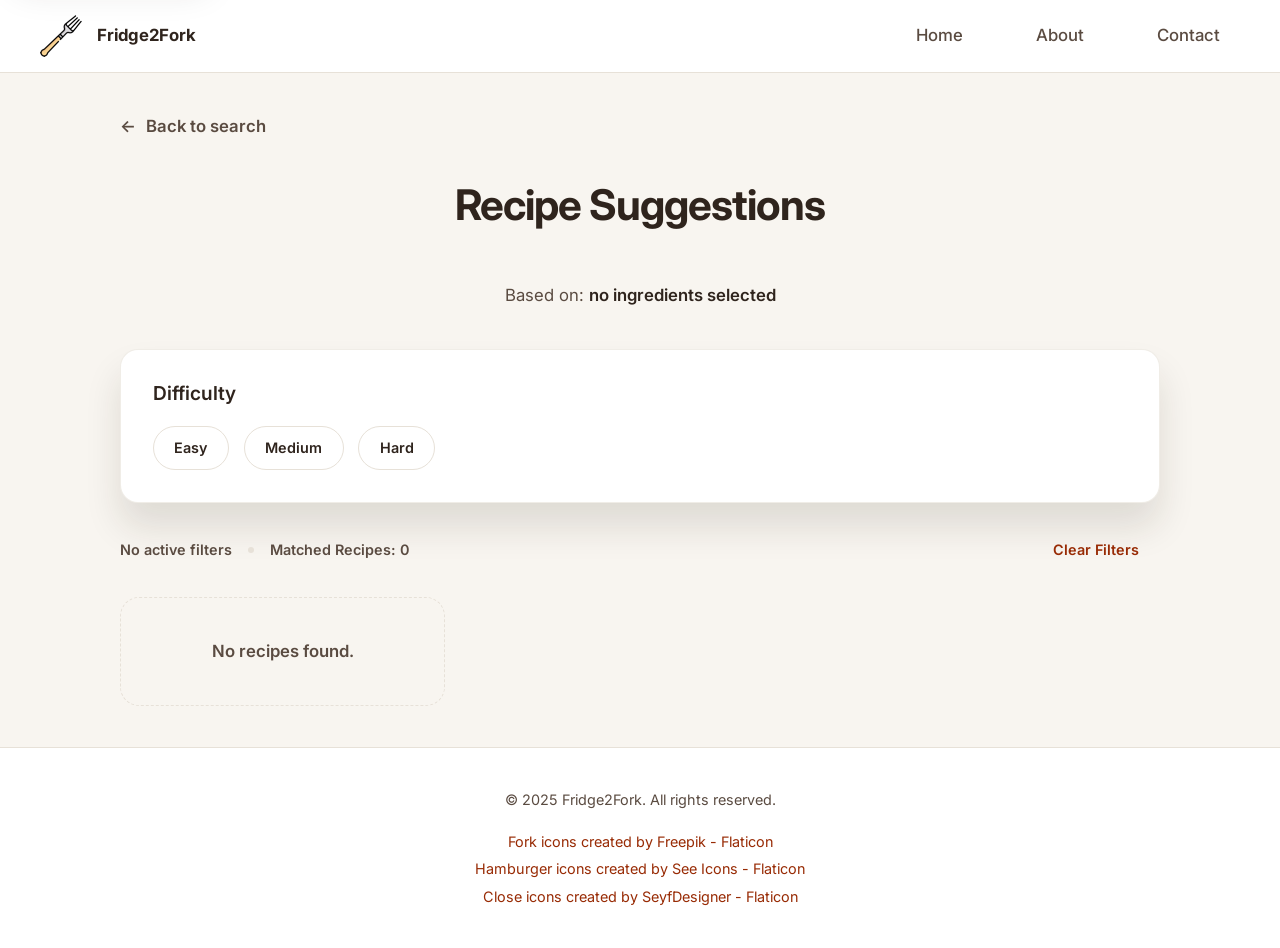
<file: pages/recipes.html>
<!DOCTYPE html>
<html lang="en">
  <head>
    <meta charset="UTF-8" />
    <meta name="viewport" content="width=device-width, initial-scale=1.0" />
    <meta
      name="description"
      content="Browse the found recipe suggestions matched to your selected ingredients and filter them by difficulty with Fridge2Fork."
    />
    <title>Fridge2Fork - Recipes</title>

    <link rel="preconnect" href="https://fonts.googleapis.com" />
    <link rel="preconnect" href="https://fonts.gstatic.com" crossorigin />
    <link
      href="https://fonts.googleapis.com/css2?family=Inter:wght@400;500;600;700&family=Open+Sans:wght@400;600;700&display=swap"
      rel="stylesheet"
    />

    <link rel="stylesheet" href="../assets/css/modern_reset.css" />
    <link rel="stylesheet" href="../assets/css/global.css" />
  </head>

  <body id="recipes-page">
    <a class="skip-link" href="#main-content">Skip to main content</a>
    <header class="site-header">
      <div class="site-header-container">
        <a class="site-header-logo" href="../index.html">
          <picture>
            <source
              srcset="../assets/images/fork-42.png"
              media="(min-width: 768px)"
            />
            <img src="../assets/images/fork-74.png" alt="Fridge2Fork logo" />
          </picture>
          <span>Fridge2Fork</span>
        </a>

        <nav id="site-header-nav" class="site-header-nav">
          <button
            id="nav-toggle"
            class="nav-toggle"
            type="button"
            aria-label="Toggle menu"
            aria-expanded="false"
            aria-controls="site-nav-list"
          >
            <img src="../assets/images/menu.png" alt="" aria-hidden="true" />
          </button>
          <ul id="site-nav-list">
            <li><a href="../index.html" class="nav-link">Home</a></li>
            <li><a href="about.html" class="nav-link">About</a></li>
            <li><a href="contact.html" class="nav-link">Contact</a></li>
          </ul>
        </nav>
      </div>
    </header>

    <main id="main-content" class="container">
      <a href="../index.html" class="back-link">Back to search</a>

      <section class="page-hero" aria-labelledby="page-hero-title">
        <h1 id="page-hero-title">Recipe Suggestions</h1>
        <p class="based-on-ingredients">
          Based on:
          <span id="selected-ingredients">no ingredients selected</span>
        </p>
      </section>

      <div id="recipes-widget">
        <!-- Här är min matwidget som ni kan kolla på. Den genereras i recipes.js -->
      </div>
    </main>

    <footer class="site-footer">
      <div class="footer-copyright">
        <p>&copy; 2025 Fridge2Fork. All rights reserved.</p>
      </div>
      <div class="footer-attributions">
        <p>
          <a href="https://www.flaticon.com/free-icons/fork" title="fork icons">
            Fork icons created by Freepik - Flaticon
          </a>
        </p>
        <p>
          <a
            href="https://www.flaticon.com/free-icons/hamburger"
            title="hamburger icons"
            >Hamburger icons created by See Icons - Flaticon</a
          >
        </p>
        <p>
          <a
            href="https://www.flaticon.com/free-icons/close"
            title="close icons"
            >Close icons created by SeyfDesigner - Flaticon</a
          >
        </p>
      </div>
    </footer>

    <script type="module" src="../assets/js/main.js"></script>
  </body>
</html>
</file>
<file: assets/css/global.css>
:root {
  --font-sans: "Inter", "Open Sans", sans-serif;
  --color-soft-yellow: #f8f5f0;
  --color-white: #ffffff;
  --color-border: #e7e1d8;
  --color-border-weak: rgba(231, 225, 216, 0.6);
  --color-border-strong: #e0d6c9;
  --color-text: #2f241d;
  --color-text-muted: #5a4b41;
  --color-accent: #982b05;
  --color-accent-weak: rgba(152, 43, 5, 0.06);
  --color-accent-weak2: rgba(152, 43, 5, 0.04);
  --color-accent-dark: #7a1f04;
  --shadow-soft: 0 1.5rem 2.25rem rgba(41, 30, 20, 0.12);
  --shadow-lifted: 0 2rem 3rem rgba(152, 43, 5, 0.18);
  --shadow-lifted-hover: 0 2.8rem 3.5rem rgba(152, 43, 5, 0.24);
  --radius-md: 0.8rem;
  --radius-lg: 1.2rem;
  --radius-xl: 1.6rem;
  --layout-max: 70rem;
  --page-gutter: clamp(1rem, 3vw, 2.5rem);
  --transition: 180ms ease;
  --fs-xs: clamp(0.85rem, 0.8rem + 0.15vw, 0.9rem);
  --fs-sm: clamp(0.95rem, 0.9rem + 0.2vw, 1.05rem);
  --fs-md: clamp(1.05rem, 1rem + 0.25vw, 1.2rem);
  --fs-lg: clamp(1.35rem, 1.2rem + 0.4vw, 1.6rem);
  --fs-xl: clamp(1.9rem, 1.6rem + 0.6vw, 2.3rem);
  --fs-xxl: clamp(2.4rem, 2rem + 0.8vw, 3rem);
  --space-2xs: clamp(0.25rem, 0.2rem + 0.2vw, 0.5rem);
  --space-xs: clamp(0.5rem, 0.4rem + 0.3vw, 0.75rem);
  --space-sm: clamp(0.75rem, 0.6rem + 0.4vw, 1rem);
  --space-md: clamp(1rem, 0.8rem + 0.6vw, 1.5rem);
  --space-lg: clamp(1.5rem, 1.2rem + 1vw, 2rem);
  --space-xl: clamp(2rem, 1.6rem + 1.2vw, 3rem);
  --space-2xl: clamp(3rem, 2.4rem + 2vw, 4rem);
}
html {
  font-size: 100%;
}
body {
  font-family: var(--font-sans);
  font-size: var(--fs-sm);
  background-color: var(--color-soft-yellow);
  color: var(--color-text);
  overflow-x: hidden;
  line-height: 1.5;
  display: flex;
  flex-direction: column;
  min-height: 100%;
}
.skip-link {
  position: absolute;
  top: var(--space-sm);
  left: var(--space-sm);
  padding: var(--space-xs) var(--space-sm);
  background: var(--color-white);
  color: var(--color-text);
  border: 2px solid var(--color-accent);
  border-radius: var(--radius-md);
  box-shadow: var(--shadow-soft);
  transform: translateY(-200%);
  transition: transform var(--transition);
  z-index: 1000;
}
.skip-link:focus {
  transform: translateY(0);
}
main {
  flex: 1;
}
.project-photo img {
  margin-top: var(--space-lg);
  margin-bottom: var(--space-lg);
  border-radius: var(--radius-lg);
  border-width: 4px;
  border-style: solid;
  border-color: var(--color-border-strong);
}
a {
  color: inherit;
  text-decoration: none;
  transition: color var(--transition);
  touch-action: manipulation;
}
a:hover,
a:focus {
  color: var(--color-accent);
}
h1,
h2,
h3,
h4 {
  font-weight: 700;
  line-height: 1.2;
}
h1 {
  font-size: var(--fs-xxl);
  letter-spacing: -1px;
}
h2 {
  font-size: var(--fs-xl);
}
h3 {
  font-size: var(--fs-lg);
}
h4 {
  font-size: var(--fs-md);
}
p,
li {
  color: var(--color-text-muted);
}
.sr-only {
  position: absolute;
  width: 1px;
  height: 1px;
  padding: 0;
  margin: -1px;
  overflow: hidden;
  clip: rect(0, 0, 0, 0);
  white-space: nowrap;
  border: 0;
}
.container {
  width: 90%;
  max-width: var(--layout-max);
  margin: 0 auto;
  padding-inline: clamp(1.25rem, 5vw, 2.5rem);
}
main.container {
  padding-block: var(--space-2xl);
  display: flex;
  flex-direction: column;
  gap: var(--space-2xl);
}
.back-link {
  display: inline-flex;
  align-items: center;
  gap: var(--space-xs);
  font-weight: 600;
  color: var(--color-text-muted);
  transition: color var(--transition), transform var(--transition);
}
.back-link::before {
  content: "←";
}
.back-link:hover {
  color: var(--color-accent);
  transform: translateX(-0.25rem);
}
.site-header {
  background: var(--color-white);
  border-bottom: 1px solid var(--color-border);
  position: sticky;
  top: 0;
  z-index: 10;
  backdrop-filter: blur(6px);
}
.site-header-container {
  display: flex;
  align-items: center;
  justify-content: space-between;
  gap: var(--space-md);
  min-height: 4.5rem;
  margin: 0 auto;
  padding-inline: clamp(1.25rem, 5vw, 2.5rem);
  position: relative;
}
.site-header-logo {
  display: inline-flex;
  align-items: center;
  gap: var(--space-sm);
  font-weight: 700;
}
.site-header-logo img {
  width: 2.625rem;
  height: 2.625rem;
}
.site-header-nav {
  display: flex;
  align-items: center;
  gap: var(--space-xs);
}
.nav-toggle {
  display: inline-flex;
  align-items: center;
  justify-content: center;
  border: none;
  background: #fff0;
  padding: var(--space-2xs);
  border-radius: var(--radius-md);
  transition: background var(--transition);
}
.nav-toggle img {
  width: 2rem;
  height: auto;
}
.site-header-nav ul {
  position: absolute;
  top: 100%;
  left: 0;
  right: 0;
  display: none;
  flex-direction: column;
  gap: 0;
  list-style: none;
  margin: 0;
  padding: var(--space-xs) 0;
  font-weight: 500;
  color: var(--color-text-muted);
  background: var(--color-white);
  border: 1px solid var(--color-border);
  border-top: none;
  box-shadow: var(--shadow-soft);
  z-index: 20;
}
.site-header-nav--open ul {
  display: flex;
}
.site-header-nav li:not(:last-child) {
  border-bottom: 1px solid var(--color-border-weak);
}
.site-header-nav .nav-link {
  display: block;
  width: 100%;
  padding: var(--space-sm) var(--space-md);
  border-radius: 0;
  transition: background var(--transition), color var(--transition);
  text-align: left;
  touch-action: manipulation;
}
.site-header-nav .nav-link:hover,
.site-header-nav .nav-link.active {
  background: none;
  color: var(--color-text);
  font-weight: 600;
}
.page-hero {
  text-align: center;
  display: flex;
  flex-direction: column;
  align-items: center;
  gap: var(--space-md);
}
.page-hero .back-link {
  align-self: flex-start;
}
.page-hero p {
  max-width: 40rem;
}
.card {
  background: var(--color-white);
  border: 1px solid var(--color-border-weak);
  border-radius: var(--radius-lg);
  box-shadow: var(--shadow-soft);
  padding: var(--space-xl);
}
.empty-state {
  padding: var(--space-xl);
  border-radius: var(--radius-lg);
  border: 1px dashed var(--color-border);
  text-align: center;
  font-weight: 600;
  color: var(--color-text-muted);
}
.btn {
  display: inline-flex;
  align-items: center;
  justify-content: center;
  gap: var(--space-xs);
  border-radius: 999px;
  border: 1px solid #fff0;
  font-weight: 600;
  cursor: pointer;
  padding: var(--space-sm) var(--space-lg);
  font-size: var(--fs-sm);
  background: #fff0;
  transition: background-color var(--transition), border-color var(--transition),
    color var(--transition), box-shadow var(--transition),
    transform var(--transition);
  touch-action: manipulation;
}
.btn--primary {
  background: var(--color-accent);
  color: #fff;
  box-shadow: var(--shadow-lifted);
}
.btn--primary:disabled {
  background: rgb(231 225 216 / 0.7);
  color: var(--color-text-muted);
  cursor: not-allowed;
  box-shadow: none;
}
.btn--secondary {
  background: #fff;
  border-color: var(--color-border);
  color: var(--color-text);
}
.btn--clear {
  color: var(--color-text-muted);
  margin-left: auto;
}
.btn--clear:hover {
  color: var(--color-accent);
}
a.btn--primary:link,
a.btn--primary:visited {
  color: #fff;
}
@media (hover: hover) and (pointer: fine) {
  .btn--primary:hover {
    background: var(--color-accent-dark);
    transform: translateY(-0.12rem);
    box-shadow: var(--shadow-lifted-hover);
    color: #fff;
  }
  .btn--secondary:hover {
    color: var(--color-accent);
    border-color: var(--color-accent);
  }
}
input[type="text"],
input[type="email"],
textarea {
  width: 100%;
  padding: var(--space-sm) var(--space-md);
  border-radius: var(--radius-md);
  border: 1px solid var(--color-border);
  background: #fff;
  transition: border-color var(--transition), box-shadow var(--transition);
}
input[type="text"]::placeholder {
  color: rgb(111 98 88 / 0.6);
}
input:focus,
textarea:focus {
  border-color: var(--color-accent);
  outline: none;
  box-shadow: 0 0 0 0.25rem rgb(152 43 5 / 0.18);
}
button {
  touch-action: manipulation;
}
.temp-message {
  position: fixed;
  left: 50%;
  top: var(--space-md);
  transform: translateX(-50%);
  background: var(--color-white);
  border: 1px solid var(--color-border);
  border-radius: var(--radius-md);
  padding: var(--space-sm) var(--space-md);
  box-shadow: var(--shadow-soft);
  font-weight: 600;
  color: var(--color-text);
  z-index: 30;
}
.fade-in-out {
  opacity: 0;
  animation: fadeInOut 2s ease-in-out forwards;
}
@keyframes fadeInOut {
  0% {
    opacity: 0;
  }
  10% {
    opacity: 1;
  }
  90% {
    opacity: 1;
  }
  100% {
    opacity: 0;
  }
}
.recipe-image-container {
  position: relative;
  overflow: hidden;
  margin: -2rem -2rem 0;
}
.recipe-image {
  display: block;
  width: 100%;
  height: 14rem;
  object-fit: cover;
  transition: transform var(--transition);
  border-radius: var(--radius-lg);
}
.recipe-summary {
  font-size: var(--fs-xs);
  line-height: 1.6;
  overflow: hidden;
  display: block;
  max-height: calc(1.6em * 3);
}
.recipe-tags {
  display: flex;
  flex-wrap: wrap;
  gap: var(--space-sm);
}
.recipe-tags:empty {
  display: none;
}
.recipe-tag {
  display: inline-flex;
  align-items: center;
  justify-content: center;
  padding: var(--space-2xs) var(--space-sm);
  border-radius: 999px;
  background: #fff;
  border: 1px solid rgb(152 43 5 / 0.25);
  color: var(--color-accent);
  font-weight: 600;
  font-size: var(--fs-xs);
  letter-spacing: 0.01em;
}
.recipe-stats {
  display: flex;
  flex-wrap: wrap;
  gap: var(--space-md);
  margin: var(--space-sm) 0 0;
  padding: 0;
}
.recipe-stat {
  display: flex;
  align-items: center;
  gap: var(--space-xs);
}
.recipe-stat dd {
  margin: 0;
  display: inline-flex;
  align-items: center;
  gap: var(--space-xs);
  font-weight: 600;
  color: var(--color-text);
}
.fridge-section {
  display: flex;
  justify-content: center;
}
.fridge-section .card {
  width: min(40rem, 100%);
  display: flex;
  flex-direction: column;
  gap: var(--space-lg);
  padding: var(--space-lg);
}
.ingredient-form {
  display: flex;
  flex-direction: column;
  gap: var(--space-md);
}
.input-row {
  display: flex;
  flex-wrap: nowrap;
  gap: var(--space-md);
}
.ingredient-list,
.ingredient-tags {
  display: flex;
  flex-wrap: wrap;
  gap: var(--space-sm);
}
#ingredient-input {
  flex: 1 1 auto;
}
.add-ingredient-btn {
  display: none;
}
.ingredient-list {
  align-items: center;
  gap: var(--space-xs);
  width: 100%;
}
.ingredient-tags {
  flex: 1 1 auto;
  justify-content: flex-start;
  gap: var(--space-xs);
}
.ingredient-badge {
  display: inline-flex;
  gap: var(--space-xs);
  align-items: center;
  padding: var(--space-xs) var(--space-sm);
  border-radius: 999px;
  background: var(--color-accent-weak2);
  color: var(--color-accent);
  font-weight: 600;
  max-height: 2.5rem;
}
.ingredient-badge button {
  border: none;
  background: #fff0;
  color: inherit;
  cursor: pointer;
  padding: 0;
}
.ingredient-empty {
  font-size: var(--fs-xs);
}
.find-recipes-btn {
  align-self: stretch;
  width: 100%;
  padding: var(--space-md) var(--space-xl);
  font-weight: 700;
}
#recipes-page main.container {
  padding-block: var(--space-xl);
  gap: var(--space-xl);
}
.recipe-filters {
  display: flex;
  flex-direction: column;
  gap: var(--space-md);
  padding: var(--space-lg);
  background: var(--color-white);
  border-radius: 1.125rem;
  border: 1px solid var(--color-border-weak);
  box-shadow: var(--shadow-soft);
}
.filter-heading {
  margin: 0;
  font-size: var(--fs-md);
  font-weight: 600;
  color: var(--color-text);
}
.filter-buttons-container {
  display: flex;
  flex-wrap: wrap;
  gap: var(--space-sm);
}
.filter-button {
  font-size: var(--fs-xs);
  padding: var(--space-xs) var(--space-md);
  border: 1px solid var(--color-border);
  border-radius: 999px;
  background: #fff;
  color: var(--color-text);
  transition: all var(--transition);
}
.filter-button.active {
  border-color: var(--color-accent);
  background: var(--color-accent);
  color: #fff;
  box-shadow: var(--shadow-lifted);
}
@media (hover: hover) and (pointer: fine) {
  .filter-button:not(.active):hover {
    border-color: var(--color-accent);
    color: var(--color-accent);
  }
}
.filter-summary-container {
  display: flex;
  align-items: center;
  justify-content: space-between;
  gap: var(--space-sm);
  font-weight: 600;
  padding: var(--space-xs) 0;
  margin: var(--space-sm) 0;
  font-size: var(--fs-xs);
  color: var(--color-text-muted);
}
.filter-summary-details {
  display: inline-flex;
  align-items: center;
  flex-wrap: wrap;
  gap: var(--space-xs);
}
.filter-summary-separator {
  display: none;
  width: 0.375rem;
  height: 0.375rem;
  border-radius: 50%;
  background: var(--color-border);
  margin-inline: var(--space-2xs);
}
.clear-filters-button {
  padding: var(--space-xs) var(--space-md);
  font-size: var(--fs-xs);
  color: var(--color-accent);
}
.based-on-ingredients {
  margin: var(--space-lg) 0 0;
  color: var(--color-text-muted);
}
.based-on-ingredients span {
  color: var(--color-text);
  font-weight: 600;
}
.recipes-grid {
  display: grid;
  grid-template-columns: 1fr;
  gap: var(--space-lg);
}
.recipe-article {
  display: flex;
  flex-direction: column;
  max-width: 24rem;
  margin: 0 auto;
  gap: var(--space-md);
  background: linear-gradient(180deg, #ffffff 0%, #fdf6ed 100%);
  border-radius: var(--radius-xl);
  padding: var(--space-lg);
  overflow: hidden;
  transition: transform var(--transition), box-shadow var(--transition);
}
.recipe-article:hover {
  transform: translateY(-0.25rem);
  box-shadow: var(--shadow-lifted-hover);
}
.recipe-article:hover .recipe-image {
  transform: scale(1.03);
}
#recipes-page .recipe-title {
  display: -webkit-box;
  -webkit-box-orient: vertical;
  -webkit-line-clamp: 2;
  overflow: hidden;
  text-overflow: ellipsis;
}
#recipes-page .recipe-tags {
  margin-top: var(--space-sm);
}
#recipes-page .recipe-stats {
  margin-top: var(--space-xs);
  color: var(--color-text-muted);
}
#recipes-page .recipe-stat dd {
  gap: var(--space-2xs);
  font-size: var(--fs-sm);
}
#recipes-page .recipe-article .btn--primary {
  margin-top: auto;
  align-self: stretch;
  width: 100%;
  padding: var(--space-md) var(--space-lg);
}
#recipe-details-page main.container {
  padding-block: var(--space-xl);
  gap: var(--space-xl);
  max-width: 60rem;
}
.recipe-details-widget {
  display: flex;
  flex-direction: column;
  gap: var(--space-xl);
}
#recipe-details-page .recipe {
  display: flex;
  flex-direction: column;
  gap: var(--space-lg);
}
#recipe-details-page .recipe-title {
  margin: 0;
}
#recipe-details-page .recipe-image-container {
  border-radius: var(--radius-lg);
  overflow: hidden;
  margin: 0;
}
#recipe-details-page .recipe-image {
  display: block;
  width: 100%;
  max-width: 50rem;
  margin: 0 auto;
  height: auto;
  object-fit: cover;
}
#recipe-details-page .recipe-summary {
  display: block;
  max-height: none;
  overflow: visible;
}
#recipe-details-page .recipe-stats {
  margin-top: var(--space-xs);
}
#recipe-details-page .recipe-tags {
  gap: var(--space-md);
  margin-top: var(--space-xs);
}
#recipe-details-page .recipe-tag {
  padding-inline: var(--space-md);
}
.recipe-cooking {
  display: grid;
  gap: var(--space-lg);
  grid-template-columns: repeat(auto-fit, minmax(16rem, 1fr));
}
.recipe-cooking h2 {
  margin-bottom: var(--space-sm);
  font-size: var(--fs-lg);
}
.recipe-cooking ul,
.recipe-cooking ol {
  margin: 0;
  padding-left: var(--space-md);
  color: var(--color-text);
}
.recipe-cooking li + li {
  margin-top: var(--space-sm);
}
.mission-section,
.values-section,
.how-it-works-section {
  display: flex;
  flex-direction: column;
  gap: var(--space-lg);
}
.mission-section p {
  line-height: 1.75;
}
.values-section h3 {
  font-size: var(--fs-md);
}
.values-grid {
  display: grid;
  gap: var(--space-lg);
  grid-template-columns: 1fr;
  align-items: stretch;
}
.values-grid .card {
  height: 100%;
  display: flex;
  flex-direction: column;
  gap: var(--space-sm);
}
.steps-list {
  padding-left: var(--space-lg);
}
.steps-list li + li {
  margin-top: var(--space-md);
}
.project-note {
  text-align: center;
  font-style: italic;
  color: var(--color-text-muted);
}
.contact-section .card,
.contact-table-section .card {
  display: flex;
  flex-direction: column;
}
.contact-table-section .card {
  gap: var(--space-lg);
}
.contact-form {
  display: flex;
  flex-direction: column;
  gap: var(--space-xs);
}
.contact-form label {
  font-weight: 600;
  margin-top: var(--space-lg);
}
.contact-form .btn {
  margin-top: var(--space-xl);
  align-self: stretch;
  width: 100%;
  padding: var(--space-md) var(--space-xl);
}
.table-responsive {
  width: 100%;
  overflow-x: auto;
}
.availability-table {
  width: 100%;
  border-collapse: collapse;
  min-width: 30rem;
  color: var(--color-text);
}
.availability-table th,
.availability-table td {
  padding: var(--space-sm) var(--space-md);
  border-bottom: 1px solid var(--color-border-weak);
  text-align: left;
  font-size: var(--fs-xs);
}
.availability-table th {
  font-weight: 600;
}
.availability-table tbody tr:last-of-type th,
.availability-table tbody tr:last-of-type td {
  border-bottom: none;
}
.availability-table th[scope="row"] {
  white-space: nowrap;
}
.site-footer {
  background: var(--color-white);
  border-top: 1px solid var(--color-border);
  padding: var(--space-xl) 0;
  color: var(--color-text-muted);
  font-size: var(--fs-xs);
}
.site-footer .footer-copyright {
  text-align: center;
  margin-bottom: var(--space-md);
}
.site-footer .footer-attributions {
  text-align: center;
  display: flex;
  flex-direction: column;
  gap: var(--space-2xs);
}
.site-footer a {
  color: var(--color-accent);
  text-decoration: none;
  transition: color var(--transition);
}
.site-footer a:hover {
  color: var(--color-accent-dark);
}
@media (max-width: 767px) {
  .ingredient-list .btn--clear {
    padding: var(--space-2xs) var(--space-xs);
    border-radius: 999px;
    background: #fff0;
    border: none;
    color: var(--color-text-muted);
    font-size: var(--fs-xs);
  }
  .availability-table {
    min-width: 0;
  }
  .availability-table thead {
    display: none;
  }
  .availability-table tbody {
    display: grid;
    gap: var(--space-md);
  }
  .availability-table tbody tr {
    display: grid;
    gap: var(--space-xs);
    padding: var(--space-md);
    border: 1px solid var(--color-border-weak);
    border-radius: var(--radius-lg);
    background: var(--color-white);
    box-shadow: none;
  }
  .availability-table :is(th, td) {
    padding: 0;
    border: 0;
    text-align: left;
  }
  .availability-table th[scope="row"] {
    white-space: normal;
    font-size: var(--fs-md);
  }
  .availability-table td {
    font-size: var(--fs-sm);
    color: var(--color-text);
  }
  .availability-table td::before {
    content: attr(data-label);
    display: block;
    font-size: var(--fs-xs);
    color: var(--color-text-muted);
    text-transform: uppercase;
    letter-spacing: 0.06em;
    margin-bottom: var(--space-2xs);
  }
}
@media (min-width: 768px) {
  .site-header-container {
    gap: var(--space-lg);
  }
  .nav-toggle {
    display: none;
  }
  .site-header-nav ul {
    position: static;
    display: flex;
    flex-direction: row;
    gap: var(--space-lg);
    border: none;
    box-shadow: none;
    padding: 0;
  }
  .site-header-nav li:not(:last-child) {
    border-bottom: none;
  }
  .site-header-nav .nav-link {
    width: auto;
    border-radius: 999px;
    padding: var(--space-xs) var(--space-md);
  }
  .site-header-nav .nav-link:hover,
  .site-header-nav .nav-link.active {
    background: var(--color-accent-weak);
  }
  .fridge-section .card {
    padding: var(--space-xl);
  }
  .add-ingredient-btn {
    display: inline-flex;
  }
  .ingredient-list {
    gap: var(--space-sm);
  }
  .ingredient-tags {
    gap: var(--space-sm);
  }
  .filter-summary-separator {
    display: inline-block;
  }
  .contact-form .btn {
    width: auto;
    align-self: flex-start;
    padding: var(--space-sm) var(--space-lg);
  }
  .recipes-grid {
    grid-template-columns: repeat(2, minmax(0, 1fr));
  }
  .values-grid {
    grid-template-columns: repeat(2, minmax(0, 1fr));
  }
}
@media (min-width: 1100px) {
  .recipes-grid {
    grid-template-columns: repeat(3, minmax(0, 1fr));
  }
}
</file>
<file: css/global.css>
:root {
  --font-sans: "Inter", "Open Sans", sans-serif;
  --color-bg: #f8f5f0;
  --color-surface: #ffffff;
  --color-surface-soft: #fbf3eb;
  --color-border: #e7e1d8;
  --color-border-weak: rgba(231, 225, 216, 0.6);
  --color-border-strong: #e0d6c9;
  --color-text: #2f241d;
  --color-text-muted: #5a4b41;
  --color-accent: #982b05;
  --color-accent-weak: rgba(152, 43, 5, 0.06);
  --color-accent-weak2: rgba(152, 43, 5, 0.04);
  --color-accent-dark: #7a1f04;
  --shadow-soft: 0 1.5rem 2.25rem rgba(41, 30, 20, 0.12);
  --shadow-lifted: 0 2rem 3rem rgba(152, 43, 5, 0.18);
  --shadow-lifted-hover: 0 2.8rem 3.5rem rgba(152, 43, 5, 0.24);
  --radius-md: 0.8rem;
  --radius-lg: 1.2rem;
  --radius-xl: 1.6rem;
  --layout-max: 70rem;
  --page-gutter: clamp(1rem, 3vw, 2.5rem);
  --transition: 180ms ease;
  --fs-xs: clamp(0.85rem, 0.8rem + 0.15vw, 0.9rem);
  --fs-sm: clamp(0.95rem, 0.9rem + 0.2vw, 1.05rem);
  --fs-md: clamp(1.05rem, 1rem + 0.25vw, 1.2rem);
  --fs-lg: clamp(1.35rem, 1.2rem + 0.4vw, 1.6rem);
  --fs-xl: clamp(1.9rem, 1.6rem + 0.6vw, 2.3rem);
  --fs-xxl: clamp(2.4rem, 2rem + 0.8vw, 3rem);
  --space-2xs: clamp(0.25rem, 0.2rem + 0.2vw, 0.5rem);
  --space-xs: clamp(0.5rem, 0.4rem + 0.3vw, 0.75rem);
  --space-sm: clamp(0.75rem, 0.6rem + 0.4vw, 1rem);
  --space-md: clamp(1rem, 0.8rem + 0.6vw, 1.5rem);
  --space-lg: clamp(1.5rem, 1.2rem + 1vw, 2rem);
  --space-xl: clamp(2rem, 1.6rem + 1.2vw, 3rem);
  --space-2xl: clamp(3rem, 2.4rem + 2vw, 4rem);
}
html {
  font-size: 100%;
}
body {
  font-family: var(--font-sans);
  font-size: var(--fs-sm);
  background-color: var(--color-bg);
  color: var(--color-text);
  overflow-x: hidden;
  line-height: 1.5;
  display: flex;
  flex-direction: column;
  min-height: 100%;
}
.skip-link {
  position: absolute;
  top: var(--space-sm);
  left: var(--space-sm);
  padding: var(--space-xs) var(--space-sm);
  background: var(--color-surface);
  color: var(--color-text);
  border: 2px solid var(--color-accent);
  border-radius: var(--radius-md);
  box-shadow: var(--shadow-soft);
  transform: translateY(-200%);
  transition: transform var(--transition);
  z-index: 1000;
}
.skip-link:focus {
  transform: translateY(0);
}
main {
  flex: 1;
}
.project-photo img {
  margin-top: var(--space-lg);
  margin-bottom: var(--space-lg);
  border-radius: var(--radius-lg);
  border-width: 4px;
  border-style: solid;
  border-color: var(--color-border-strong);
}
a {
  color: inherit;
  text-decoration: none;
  transition: color var(--transition);
}
a:hover,
a:focus {
  color: var(--color-accent);
}
h1,
h2,
h3,
h4 {
  font-weight: 700;
  line-height: 1.2;
}
h1 {
  font-size: var(--fs-xxl);
  letter-spacing: -1px;
}
h2 {
  font-size: var(--fs-xl);
}
h3 {
  font-size: var(--fs-lg);
}
h4 {
  font-size: var(--fs-md);
}
p,
li {
  color: var(--color-text-muted);
}
.sr-only {
  position: absolute;
  width: 1px;
  height: 1px;
  padding: 0;
  margin: -1px;
  overflow: hidden;
  clip: rect(0, 0, 0, 0);
  white-space: nowrap;
  border: 0;
}
.container {
  width: 90%;
  max-width: var(--layout-max);
  margin: 0 auto;
  padding-inline: var(--page-gutter);
}
main.container {
  padding-block: var(--space-2xl);
  display: flex;
  flex-direction: column;
  gap: var(--space-2xl);
}
.back-link {
  display: inline-flex;
  align-items: center;
  gap: var(--space-xs);
  font-weight: 600;
  color: var(--color-text-muted);
  transition: color var(--transition), transform var(--transition);
}
.back-link::before {
  content: "←";
}
.back-link:hover {
  color: var(--color-accent);
  transform: translateX(-0.25rem);
}
.site-header {
  background: var(--color-surface);
  border-bottom: 1px solid var(--color-border);
  position: sticky;
  top: 0;
  z-index: 10;
  backdrop-filter: blur(6px);
}
.site-header-container {
  display: flex;
  align-items: center;
  justify-content: space-between;
  gap: var(--space-lg);
  min-height: 4.5rem;
  margin: 0 auto;
  padding-inline: var(--page-gutter);
}
.site-header-logo {
  display: inline-flex;
  align-items: center;
  gap: var(--space-sm);
  font-weight: 700;
  -webkit-tap-highlight-color: #fff0;
  touch-action: manipulation;
}
.site-header-logo img {
  width: 2.625rem;
  height: 2.625rem;
}
.site-header-nav ul {
  display: flex;
  gap: var(--space-lg);
  list-style: none;
  padding: 0;
  font-weight: 500;
  color: var(--color-text-muted);
}
.nav-link {
  padding: var(--space-xs) var(--space-md);
  border-radius: 999px;
  transition: background var(--transition), color var(--transition);
}
.nav-link:hover,
.nav-link.active {
  background: var(--color-accent-weak);
  color: var(--color-text);
}
.nav-toggle {
  display: none;
}
.page-hero {
  text-align: center;
  display: flex;
  flex-direction: column;
  align-items: center;
  gap: var(--space-md);
}
.page-hero .back-link {
  align-self: flex-start;
}
.page-hero p {
  max-width: 40rem;
}
.card {
  background: var(--color-surface);
  border: 1px solid var(--color-border-weak);
  border-radius: var(--radius-lg);
  box-shadow: var(--shadow-soft);
  padding: var(--space-xl);
}
.empty-state {
  padding: var(--space-xl);
  border-radius: var(--radius-lg);
  border: 1px dashed var(--color-border);
  text-align: center;
  font-weight: 600;
  color: var(--color-text-muted);
}
.btn {
  display: inline-flex;
  align-items: center;
  justify-content: center;
  gap: var(--space-xs);
  border-radius: 999px;
  border: 1px solid #fff0;
  font-weight: 600;
  cursor: pointer;
  padding: var(--space-sm) var(--space-lg);
  font-size: var(--fs-sm);
  background: #fff0;
  transition: background-color var(--transition), border-color var(--transition),
    color var(--transition), box-shadow var(--transition),
    transform var(--transition);
  touch-action: manipulation;
}
.btn--primary {
  background: var(--color-accent);
  color: #fff;
  box-shadow: var(--shadow-lifted);
}
.btn--primary:disabled {
  background: rgb(231 225 216 / 0.7);
  color: var(--color-text-muted);
  cursor: not-allowed;
  box-shadow: none;
}
.btn--secondary {
  background: #fff;
  border-color: var(--color-border);
  color: var(--color-text);
}
.btn--clear {
  color: var(--color-text-muted);
  margin-left: auto;
}
.btn--clear:hover {
  color: var(--color-accent);
}
a.btn--primary:link,
a.btn--primary:visited {
  color: #fff;
}
@media (hover: hover) and (pointer: fine) {
  .btn--primary:hover {
    background: var(--color-accent-dark);
    transform: translateY(-0.12rem);
    box-shadow: var(--shadow-lifted-hover);
    color: #fff;
  }
  .btn--secondary:hover {
    color: var(--color-accent);
    border-color: var(--color-accent);
  }
}
input[type="text"],
input[type="email"],
textarea {
  width: 100%;
  padding: var(--space-sm) var(--space-md);
  border-radius: var(--radius-md);
  border: 1px solid var(--color-border);
  background: #fff;
  transition: border-color var(--transition), box-shadow var(--transition);
}
input[type="text"]::placeholder {
  color: rgb(111 98 88 / 0.6);
}
input:focus,
textarea:focus {
  border-color: var(--color-accent);
  outline: none;
  box-shadow: 0 0 0 0.25rem rgb(152 43 5 / 0.18);
}
.temp-message {
  position: fixed;
  left: 50%;
  top: var(--space-md);
  transform: translateX(-50%);
  background: var(--color-surface);
  border: 1px solid var(--color-border);
  border-radius: var(--radius-md);
  padding: var(--space-sm) var(--space-md);
  box-shadow: var(--shadow-soft);
  font-weight: 600;
  color: var(--color-text);
  z-index: 30;
}
.recipe-image-container {
  position: relative;
  overflow: hidden;
  margin: -2rem -2rem 0;
  background: var(--color-surface-soft);
}
.recipe-image {
  display: block;
  width: 100%;
  height: 14rem;
  object-fit: cover;
  transition: transform var(--transition);
  border-radius: var(--radius-lg);
}
.recipe-summary {
  font-size: var(--fs-xs);
  line-height: 1.6;
  overflow: hidden;
  display: block;
  max-height: calc(1.6em * 3);
}
.recipe-tags {
  display: flex;
  flex-wrap: wrap;
  gap: var(--space-sm);
}
.recipe-tags:empty {
  display: none;
}
.recipe-tag {
  display: inline-flex;
  align-items: center;
  justify-content: center;
  padding: var(--space-2xs) var(--space-sm);
  border-radius: 999px;
  background: #fff;
  border: 1px solid rgb(152 43 5 / 0.25);
  color: var(--color-accent);
  font-weight: 600;
  font-size: var(--fs-xs);
  letter-spacing: 0.01em;
}
.recipe-stats {
  display: flex;
  flex-wrap: wrap;
  gap: var(--space-md);
  margin: var(--space-sm) 0 0;
  padding: 0;
}
.recipe-stat {
  display: flex;
  align-items: center;
  gap: var(--space-xs);
}
.recipe-stat dd {
  margin: 0;
  display: inline-flex;
  align-items: center;
  gap: var(--space-xs);
  font-weight: 600;
  color: var(--color-text);
}
.fridge-section {
  display: flex;
  justify-content: center;
}
.fridge-section .card {
  width: min(40rem, 100%);
  display: flex;
  flex-direction: column;
  gap: var(--space-lg);
}
.ingredient-form {
  display: flex;
  flex-direction: column;
  gap: var(--space-md);
}
.input-row {
  display: flex;
  flex-wrap: nowrap;
  gap: var(--space-md);
}
.ingredient-list,
.ingredient-tags {
  display: flex;
  flex-wrap: wrap;
  gap: var(--space-sm);
}
.ingredient-badge {
  display: inline-flex;
  gap: var(--space-xs);
  align-items: center;
  padding: var(--space-xs) var(--space-sm);
  border-radius: 999px;
  background: var(--color-accent-weak2);
  color: var(--color-accent);
  font-weight: 600;
  max-height: 2.5rem;
}
.ingredient-badge button {
  border: none;
  background: #fff0;
  color: inherit;
  cursor: pointer;
  padding: 0;
}
.ingredient-empty {
  font-size: var(--fs-xs);
}
.find-recipes-btn {
  align-self: stretch;
  width: 100%;
  padding: var(--space-md) var(--space-xl);
  font-weight: 700;
}
#recipes-page main.container {
  padding-block: var(--space-xl);
  gap: var(--space-xl);
}
.recipe-filters {
  display: flex;
  flex-direction: column;
  gap: var(--space-md);
  padding: var(--space-lg);
  background: var(--color-surface);
  border-radius: 1.125rem;
  border: 1px solid var(--color-border-weak);
  box-shadow: var(--shadow-soft);
}
.filter-heading {
  margin: 0;
  font-size: var(--fs-md);
  font-weight: 600;
  color: var(--color-text);
}
.filter-buttons-container {
  display: flex;
  flex-wrap: wrap;
  gap: var(--space-sm);
}
.filter-button {
  font-size: var(--fs-xs);
  padding: var(--space-xs) var(--space-md);
  border: 1px solid var(--color-border);
  border-radius: 999px;
  background: #fff;
  color: var(--color-text);
  transition: all var(--transition);
}
.filter-button.active {
  border-color: var(--color-accent);
  background: var(--color-accent);
  color: #fff;
  box-shadow: var(--shadow-lifted);
}
.filter-button.active:hover {
  background: var(--color-accent);
  color: #fff;
}
@media (hover: hover) and (pointer: fine) {
  .filter-button:hover {
    border-color: var(--color-accent);
    color: var(--color-accent);
  }
}
.filter-summary-container {
  display: flex;
  align-items: center;
  justify-content: space-between;
  gap: var(--space-sm);
  font-weight: 600;
  padding: var(--space-xs) 0;
  margin: var(--space-sm) 0;
  font-size: var(--fs-xs);
  color: var(--color-text-muted);
}
.filter-summary-details {
  display: inline-flex;
  align-items: center;
  flex-wrap: wrap;
  gap: var(--space-xs);
}
.filter-summary-separator {
  display: inline-block;
  width: 0.375rem;
  height: 0.375rem;
  border-radius: 50%;
  background: var(--color-border);
  margin-inline: var(--space-2xs);
}
.clear-filters-button {
  padding: var(--space-xs) var(--space-md);
  font-size: var(--fs-xs);
  color: var(--color-accent);
}
.based-on-ingredients {
  margin: var(--space-lg) 0 0;
  color: var(--color-text-muted);
}
.based-on-ingredients span {
  color: var(--color-text);
  font-weight: 600;
}
.recipes-grid {
  display: grid;
  grid-template-columns: 1fr;
  gap: var(--space-lg);
}
.recipe-article {
  display: flex;
  flex-direction: column;
  max-width: 24rem;
  margin: 0 auto;
  gap: var(--space-md);
  background: linear-gradient(180deg, #ffffff 0%, #fdf6ed 100%);
  border-radius: var(--radius-xl);
  padding: var(--space-lg);
  overflow: hidden;
  transition: transform var(--transition), box-shadow var(--transition);
}
.recipe-article:hover {
  transform: translateY(-0.25rem);
  box-shadow: var(--shadow-lifted-hover);
}
.recipe-article:hover .recipe-image {
  transform: scale(1.03);
}
#recipes-page .recipe-title {
  display: -webkit-box;
  -webkit-box-orient: vertical;
  -webkit-line-clamp: 2;
  overflow: hidden;
  text-overflow: ellipsis;
}
#recipes-page .recipe-tags {
  margin-top: var(--space-sm);
}
#recipes-page .recipe-stats {
  margin-top: var(--space-xs);
  color: var(--color-text-muted);
}
#recipes-page .recipe-stat dd {
  gap: var(--space-2xs);
  font-size: var(--fs-sm);
}
#recipes-page .recipe-article .btn--primary {
  margin-top: auto;
  align-self: stretch;
  width: 100%;
  padding: var(--space-md) var(--space-lg);
}
#recipe-details-page main.container {
  padding-block: var(--space-xl);
  gap: var(--space-xl);
  max-width: 60rem;
}
.recipe-details-widget {
  display: flex;
  flex-direction: column;
  gap: var(--space-xl);
}
#recipe-details-page .recipe {
  display: flex;
  flex-direction: column;
  gap: var(--space-lg);
}
#recipe-details-page .recipe-title {
  margin: 0;
}
#recipe-details-page .recipe-image-container {
  border-radius: var(--radius-lg);
  overflow: hidden;
  margin: 0;
  background: var(--color-surface-soft);
}
#recipe-details-page .recipe-image {
  display: block;
  width: 100%;
  max-width: 50rem;
  margin: 0 auto;
  height: auto;
  object-fit: cover;
}
#recipe-details-page .recipe-summary {
  display: block;
  max-height: none;
  overflow: visible;
}
#recipe-details-page .recipe-stats {
  margin-top: var(--space-xs);
}
#recipe-details-page .recipe-tags {
  gap: var(--space-md);
  margin-top: var(--space-xs);
}
#recipe-details-page .recipe-tag {
  padding-inline: var(--space-md);
}
.recipe-cooking {
  display: grid;
  gap: var(--space-lg);
  grid-template-columns: repeat(auto-fit, minmax(16rem, 1fr));
}
.recipe-cooking h2 {
  margin-bottom: var(--space-sm);
  font-size: var(--fs-lg);
}
.recipe-cooking ul,
.recipe-cooking ol {
  margin: 0;
  padding-left: var(--space-md);
  color: var(--color-text);
}
.recipe-cooking li + li {
  margin-top: var(--space-sm);
}
.mission-section,
.values-section,
.how-it-works-section {
  display: flex;
  flex-direction: column;
  gap: var(--space-lg);
}
.mission-section p {
  line-height: 1.75;
}
.values-section h3 {
  font-size: var(--fs-md);
}
.values-grid {
  display: grid;
  gap: var(--space-lg);
  grid-template-columns: repeat(2, minmax(0, 1fr));
  align-items: stretch;
}
.values-grid .card {
  height: 100%;
  display: flex;
  flex-direction: column;
  gap: var(--space-sm);
}
.steps-list {
  padding-left: var(--space-lg);
}
.steps-list li + li {
  margin-top: var(--space-md);
}
.project-note {
  text-align: center;
  font-style: italic;
  color: var(--color-text-muted);
}
.contact-section .card,
.contact-table-section .card {
  display: flex;
  flex-direction: column;
}
.contact-table-section .card {
  gap: var(--space-lg);
}
.contact-form {
  display: flex;
  flex-direction: column;
  gap: var(--space-xs);
}
.contact-form label {
  font-weight: 600;
  margin-top: var(--space-lg);
}
.contact-form .btn {
  margin-top: var(--space-xl);
}
.table-responsive {
  width: 100%;
  overflow-x: auto;
}
.availability-table {
  width: 100%;
  border-collapse: collapse;
  min-width: 30rem;
  color: var(--color-text);
}
.availability-table th,
.availability-table td {
  padding: var(--space-sm) var(--space-md);
  border-bottom: 1px solid var(--color-border-weak);
  text-align: left;
  font-size: var(--fs-xs);
}
.availability-table th {
  font-weight: 600;
}
.availability-table tbody tr:last-of-type th,
.availability-table tbody tr:last-of-type td {
  border-bottom: none;
}
.availability-table th[scope="row"] {
  white-space: nowrap;
}
.site-footer {
  background: var(--color-surface);
  border-top: 1px solid var(--color-border);
  padding: var(--space-xl) 0;
  color: var(--color-text-muted);
  font-size: var(--fs-xs);
}
.site-footer .footer-copyright {
  text-align: center;
  margin-bottom: var(--space-md);
}
.site-footer .footer-attributions {
  text-align: center;
  display: flex;
  flex-direction: column;
  gap: var(--space-2xs);
}
.site-footer a {
  color: var(--color-accent);
  text-decoration: none;
  transition: color var(--transition);
}
.site-footer a:hover {
  color: var(--color-accent-dark);
}
@media (max-width: 767px) {
  .container {
    padding-inline: clamp(1.25rem, 5vw, 3rem);
  }
  .site-header-container {
    gap: var(--space-md);
    position: relative;
  }
  .site-header-nav {
    margin-left: auto;
    position: static;
    display: flex;
    align-items: center;
  }
  .nav-toggle {
    display: inline-flex;
    align-items: center;
    justify-content: center;
    border: none;
    background: #fff0;
    padding: var(--space-2xs);
    border-radius: var(--radius-md);
    transition: background var(--transition);
    -webkit-tap-highlight-color: #fff0;
    touch-action: manipulation;
  }
  .nav-toggle img {
    width: 2rem;
  }
  .site-header-nav ul {
    display: none;
  }
  .site-header-nav--open ul {
    position: absolute;
    top: 100%;
    left: 0;
    right: 0;
    display: flex;
    flex-direction: column;
    gap: 0;
    background: var(--color-surface);
    border: 1px solid var(--color-border);
    border-top: none;
    padding: var(--space-xs) 0;
    box-shadow: var(--shadow-soft);
    min-width: 100%;
    z-index: 20;
  }
  .site-header-nav ul li {
    width: 100%;
    border-bottom: 1px solid var(--color-border-weak);
  }
  .site-header-nav ul li .nav-link {
    display: block;
    width: 100%;
    border-radius: 0;
    padding: var(--space-sm) var(--space-md);
    text-align: left;
    background: none;
  }
  .site-header-nav ul li .nav-link:hover,
  .site-header-nav ul li .nav-link.active {
    background: none;
    font-weight: 700;
  }
  .site-header-nav ul li:last-child {
    border-bottom: none;
  }
  .fridge-section .card {
    padding: var(--space-lg);
  }
  #ingredient-input {
    flex: 1 1 auto;
  }
  .add-ingredient-btn {
    display: none;
  }
  .ingredient-list {
    align-items: center;
    gap: var(--space-xs);
    width: 100%;
  }
  .ingredient-tags {
    flex: 1 1 auto;
    justify-content: flex-start;
    gap: var(--space-xs);
  }
  .ingredient-list .btn--clear {
    padding: var(--space-2xs) var(--space-xs);
    border-radius: 999px;
    background: #fff0;
    border: none;
    color: var(--color-text-muted);
    font-size: var(--fs-xs);
  }
  .filter-summary-separator {
    display: none;
  }
  .values-grid {
    grid-template-columns: 1fr;
  }
  .contact-form .btn {
    align-self: stretch;
    width: 100%;
    padding: var(--space-md) var(--space-xl);
  }
  .availability-table {
    min-width: 0;
  }
  .availability-table thead {
    display: none;
  }
  .availability-table tbody {
    display: flex;
    flex-direction: column;
    gap: var(--space-md);
  }
  .availability-table tbody tr {
    display: flex;
    flex-direction: column;
    gap: var(--space-xs);
    padding: var(--space-md);
    border: 1px solid var(--color-border-weak);
    border-radius: var(--radius-lg);
    background: var(--color-surface);
    box-shadow: none;
  }
  .availability-table th,
  .availability-table td {
    padding: 0;
    border: none;
    text-align: left;
  }
  .availability-table th[scope="row"] {
    white-space: normal;
    font-size: var(--fs-md);
  }
  .availability-table td {
    font-size: var(--fs-sm);
    color: var(--color-text);
  }
  .availability-table td::before {
    content: attr(data-label);
    display: block;
    font-size: var(--fs-xs);
    color: var(--color-text-muted);
    text-transform: uppercase;
    letter-spacing: 0.06em;
    margin-bottom: var(--space-2xs);
  }
}
@media (min-width: 768px) {
  .recipes-grid {
    grid-template-columns: repeat(2, minmax(0, 1fr));
  }
}
@media (min-width: 1024px) {
  .recipes-grid {
    grid-template-columns: repeat(3, minmax(0, 1fr));
  }
}
</file>
<file: css/recipe-matches.css>
.main-content {
  padding-top: 72px;
}

.hero__eyebrow {
  text-transform: uppercase;
  letter-spacing: 0.18em;
  font-size: 0.75rem;
  font-weight: 600;
  color: var(--color-text-muted);
  margin-bottom: 12px;
}

.hero__title {
  font-size: clamp(2.2rem, 4vw, 3rem);
  line-height: 1.1;
  margin: 0 0 16px;
}

.highlight {
  position: relative;
  display: inline-block;
}

.highlight--accent {
  padding: 0 8px;
  background: linear-gradient(180deg, transparent 55%, var(--color-highlight) 55%);
}

.hero__subtitle {
  margin: 0;
  font-size: 1rem;
  color: var(--color-text-muted);
}

.hero__ingredients {
  font-weight: 600;
  color: var(--color-text);
}


.filter-panel__header {
  display: flex;
  align-items: center;
  justify-content: space-between;
  gap: 16px;
  margin-bottom: 20px;
}

.filter-panel__title {
  margin: 0;
  font-size: 1.1rem;
  font-weight: 600;
}

.pill-group {
  display: flex;
  flex-wrap: wrap;
  gap: 12px;
}


.filter-summary {
  display: flex;
  flex-wrap: wrap;
  gap: 16px;
  margin-bottom: 36px;
  color: var(--color-text-muted);
  font-size: 0.95rem;
}

.filter-summary__item {
  margin: 0;
  padding: 10px 16px;
  background: rgba(255, 255, 255, 0.6);
  border-radius: 999px;
  border: 1px dashed rgba(231, 225, 216, 0.9);
}


.filter-board {
  margin: 48px 0 24px;
  padding: 24px 30px;
  display: grid;
  gap: 20px;
}

.filter-board__head {
  display: flex;
  justify-content: space-between;
  align-items: center;
}

.filter-board__title {
  margin: 0;
  font-size: 1.35rem;
}

.filter-board__content {
  display: grid;
  gap: 18px;
}

.filter-group {
  display: grid;
  gap: 8px;
}

.filter-group__title {
  margin: 0;
  font-size: 0.85rem;
  letter-spacing: 0.1em;
  text-transform: uppercase;
  color: var(--color-text-muted);
}

.filter-divider {
  height: 1px;
  width: 100%;
  background: rgba(231, 225, 216, 0.6);
}

.filter-clear {
  border: none;
  background: rgba(243, 106, 34, 0.12);
  color: var(--color-accent);
  padding: 8px 18px;
  border-radius: 20px;
  font-weight: 600;
  cursor: pointer;
  transition: background var(--transition), transform var(--transition);
}

.filter-clear:hover,
.filter-clear:focus-visible {
  background: rgba(243, 106, 34, 0.2);
  transform: translateY(-1px);
}

.filter-chip-row {
  display: flex;
  flex-wrap: wrap;
  gap: 10px;
}

.filter-chip,
.difficulty-chip {
  padding: 8px 18px;
  border-radius: 18px;
  border: 1px solid rgba(231, 225, 216, 0.9);
  background: rgba(231, 225, 216, 0.32);
  color: var(--color-text);
  font-weight: 600;
  cursor: pointer;
  transition: background var(--transition), color var(--transition), border-color var(--transition);
}

.filter-chip:hover,
.filter-chip:focus-visible,
.difficulty-chip:hover,
.difficulty-chip:focus-visible {
  border-color: var(--color-accent);
  color: var(--color-accent);
}

.filter-chip.active,
.difficulty-chip.active {
  background: var(--color-accent);
  border-color: var(--color-accent);
  color: #fff;
}

.recipe-grid {
  display: grid;
  gap: 28px;
  grid-template-columns: repeat(3, 1fr);
  grid-auto-rows: 1fr;
}

.recipe-card {
  display: flex;
  flex-direction: column;
  overflow: hidden;
  cursor: pointer;
  transition: transform var(--transition), box-shadow var(--transition);
  height: 100%;
}

.recipe-card:hover,
.recipe-card:focus-visible {
  transform: translateY(-4px);
  box-shadow: 0 16px 34px rgba(41, 30, 20, 0.14);
}

.recipe-card__media {
  position: relative;
  padding-top: 62%;
  background: #f1efe9;
}

.recipe-card__media img {
  position: absolute;
  inset: 0;
  width: 100%;
  height: 100%;
  object-fit: cover;
}

.recipe-card__badge {
  position: absolute;
  top: 16px;
  right: 16px;
  background: rgba(255, 255, 255, 0.9);
  color: var(--color-text);
  border-radius: 999px;
  padding: 6px 14px;
  font-size: 0.75rem;
  font-weight: 600;
  letter-spacing: 0.05em;
  text-transform: uppercase;
}

.recipe-card__body {
  padding: 24px 28px;
  display: flex;
  flex-direction: column;
  gap: 16px;
  border-bottom: 1px solid rgba(231, 225, 216, 0.7);
  flex: 1 1 auto;
}

.recipe-card__title {
  margin: 0;
  font-size: 1.3rem;
  line-height: 1.2;
  min-height: 3.2rem;
  display: -webkit-box;
  -webkit-line-clamp: 2;
  -webkit-box-orient: vertical;
  overflow: hidden;
}

.recipe-card__summary {
  margin: 0;
  color: var(--color-text-muted);
  font-size: 0.95rem;
  min-height: 96px;
  display: -webkit-box;
  -webkit-line-clamp: 3;
  -webkit-box-orient: vertical;
  overflow: hidden;
}


.recipe-card__meta {
  list-style: none;
  padding: 0;
  margin: 0;
  display: flex;
  flex-wrap: wrap;
  gap: 20px;
}

.recipe-card__tags {
  display: flex;
  flex-wrap: wrap;
  gap: 10px;
}

.recipe-card__footer {
  display: flex;
  flex-direction: column;
  gap: 12px;
  align-items: stretch;
  padding: 20px 28px 24px;
}

@media (max-width: 1024px) {
  .recipe-grid {
    grid-template-columns: repeat(2, 1fr);
  }
}

@media (max-width: 640px) {
  .recipe-grid {
    grid-template-columns: 1fr;
  }

  .recipe-card__body,
  .recipe-card__footer {
    padding-left: 22px;
    padding-right: 22px;
  }
}
</file>
<file: css/recipe-results.css>
.main-content {
  padding-top: 72px;
}

.hero__eyebrow {
  text-transform: uppercase;
  letter-spacing: 0.18em;
  font-size: 0.75rem;
  font-weight: 600;
  color: var(--color-text-muted);
  margin-bottom: 12px;
}

.hero__title {
  font-size: clamp(2.2rem, 4vw, 3rem);
  line-height: 1.1;
  margin: 0 0 16px;
}

.highlight {
  position: relative;
  display: inline-block;
}

.highlight--accent {
  padding: 0 8px;
  background: linear-gradient(180deg, transparent 55%, var(--color-highlight) 55%);
}

.hero__subtitle {
  margin: 0;
  font-size: 1rem;
  color: var(--color-text-muted);
}

.hero__ingredients {
  font-weight: 600;
  color: var(--color-text);
}


.filter-panel__header {
  display: flex;
  align-items: center;
  justify-content: space-between;
  gap: 16px;
  margin-bottom: 20px;
}

.filter-panel__title {
  margin: 0;
  font-size: 1.1rem;
  font-weight: 600;
}

.pill-group {
  display: flex;
  flex-wrap: wrap;
  gap: 12px;
}


.filter-summary {
  display: flex;
  flex-wrap: wrap;
  gap: 16px;
  margin-bottom: 36px;
  color: var(--color-text-muted);
  font-size: 0.95rem;
}

.filter-summary__item {
  margin: 0;
  padding: 10px 16px;
  background: rgba(255, 255, 255, 0.6);
  border-radius: 999px;
  border: 1px dashed rgba(231, 225, 216, 0.9);
}


.filter-board {
  margin: 48px 0 24px;
  padding: 24px 30px;
  display: grid;
  gap: 20px;
}

.filter-board__head {
  display: flex;
  justify-content: space-between;
  align-items: center;
}

.filter-board__title {
  margin: 0;
  font-size: 1.35rem;
}

.filter-board__content {
  display: grid;
  gap: 18px;
}

.filter-group {
  display: grid;
  gap: 8px;
}

.filter-group__title {
  margin: 0;
  font-size: 0.85rem;
  letter-spacing: 0.1em;
  text-transform: uppercase;
  color: var(--color-text-muted);
}

.filter-divider {
  height: 1px;
  width: 100%;
  background: rgba(231, 225, 216, 0.6);
}

.filter-clear {
  border: none;
  background: rgba(243, 106, 34, 0.12);
  color: var(--color-accent);
  padding: 8px 18px;
  border-radius: 20px;
  font-weight: 600;
  cursor: pointer;
  transition: background var(--transition), transform var(--transition);
}

.filter-clear:hover,
.filter-clear:focus-visible {
  background: rgba(243, 106, 34, 0.2);
  transform: translateY(-1px);
}

.filter-chip-row {
  display: flex;
  flex-wrap: wrap;
  gap: 10px;
}

.filter-chip,
.difficulty-chip {
  padding: 8px 18px;
  border-radius: 18px;
  border: 1px solid rgba(231, 225, 216, 0.9);
  background: rgba(231, 225, 216, 0.32);
  color: var(--color-text);
  font-weight: 600;
  cursor: pointer;
  transition: background var(--transition), color var(--transition), border-color var(--transition);
}

.filter-chip:hover,
.filter-chip:focus-visible,
.difficulty-chip:hover,
.difficulty-chip:focus-visible {
  border-color: var(--color-accent);
  color: var(--color-accent);
}

.filter-chip.active,
.difficulty-chip.active {
  background: var(--color-accent);
  border-color: var(--color-accent);
  color: #fff;
}

.recipe-grid {
  display: grid;
  gap: 28px;
  grid-template-columns: repeat(3, 1fr);
  grid-auto-rows: 1fr;
}

.recipe-card {
  display: flex;
  flex-direction: column;
  overflow: hidden;
  cursor: pointer;
  transition: transform var(--transition), box-shadow var(--transition);
  height: 100%;
}

.recipe-card:hover,
.recipe-card:focus-visible {
  transform: translateY(-4px);
  box-shadow: 0 16px 34px rgba(41, 30, 20, 0.14);
}

.recipe-card__media {
  position: relative;
  padding-top: 62%;
  background: #f1efe9;
}

.recipe-card__media img {
  position: absolute;
  inset: 0;
  width: 100%;
  height: 100%;
  object-fit: cover;
}

.recipe-card__badge {
  position: absolute;
  top: 16px;
  right: 16px;
  background: rgba(255, 255, 255, 0.9);
  color: var(--color-text);
  border-radius: 999px;
  padding: 6px 14px;
  font-size: 0.75rem;
  font-weight: 600;
  letter-spacing: 0.05em;
  text-transform: uppercase;
}

.recipe-card__body {
  padding: 24px 28px;
  display: flex;
  flex-direction: column;
  gap: 16px;
  border-bottom: 1px solid rgba(231, 225, 216, 0.7);
  flex: 1 1 auto;
}

.recipe-card__title {
  margin: 0;
  font-size: 1.3rem;
  line-height: 1.2;
  min-height: 3.2rem;
  display: -webkit-box;
  -webkit-line-clamp: 2;
  -webkit-box-orient: vertical;
  overflow: hidden;
}

.recipe-card__summary {
  margin: 0;
  color: var(--color-text-muted);
  font-size: 0.95rem;
  min-height: 96px;
  display: -webkit-box;
  -webkit-line-clamp: 3;
  -webkit-box-orient: vertical;
  overflow: hidden;
}


.recipe-card__meta {
  list-style: none;
  padding: 0;
  margin: 0;
  display: flex;
  flex-wrap: wrap;
  gap: 20px;
}

.recipe-card__tags {
  display: flex;
  flex-wrap: wrap;
  gap: 10px;
}

.recipe-card__footer {
  display: flex;
  flex-direction: column;
  gap: 12px;
  align-items: stretch;
  padding: 20px 28px 24px;
}

@media (max-width: 1024px) {
  .recipe-grid {
    grid-template-columns: repeat(2, 1fr);
  }
}

@media (max-width: 640px) {
  .recipe-grid {
    grid-template-columns: 1fr;
  }

  .recipe-card__body,
  .recipe-card__footer {
    padding-left: 22px;
    padding-right: 22px;
  }
}
</file>
